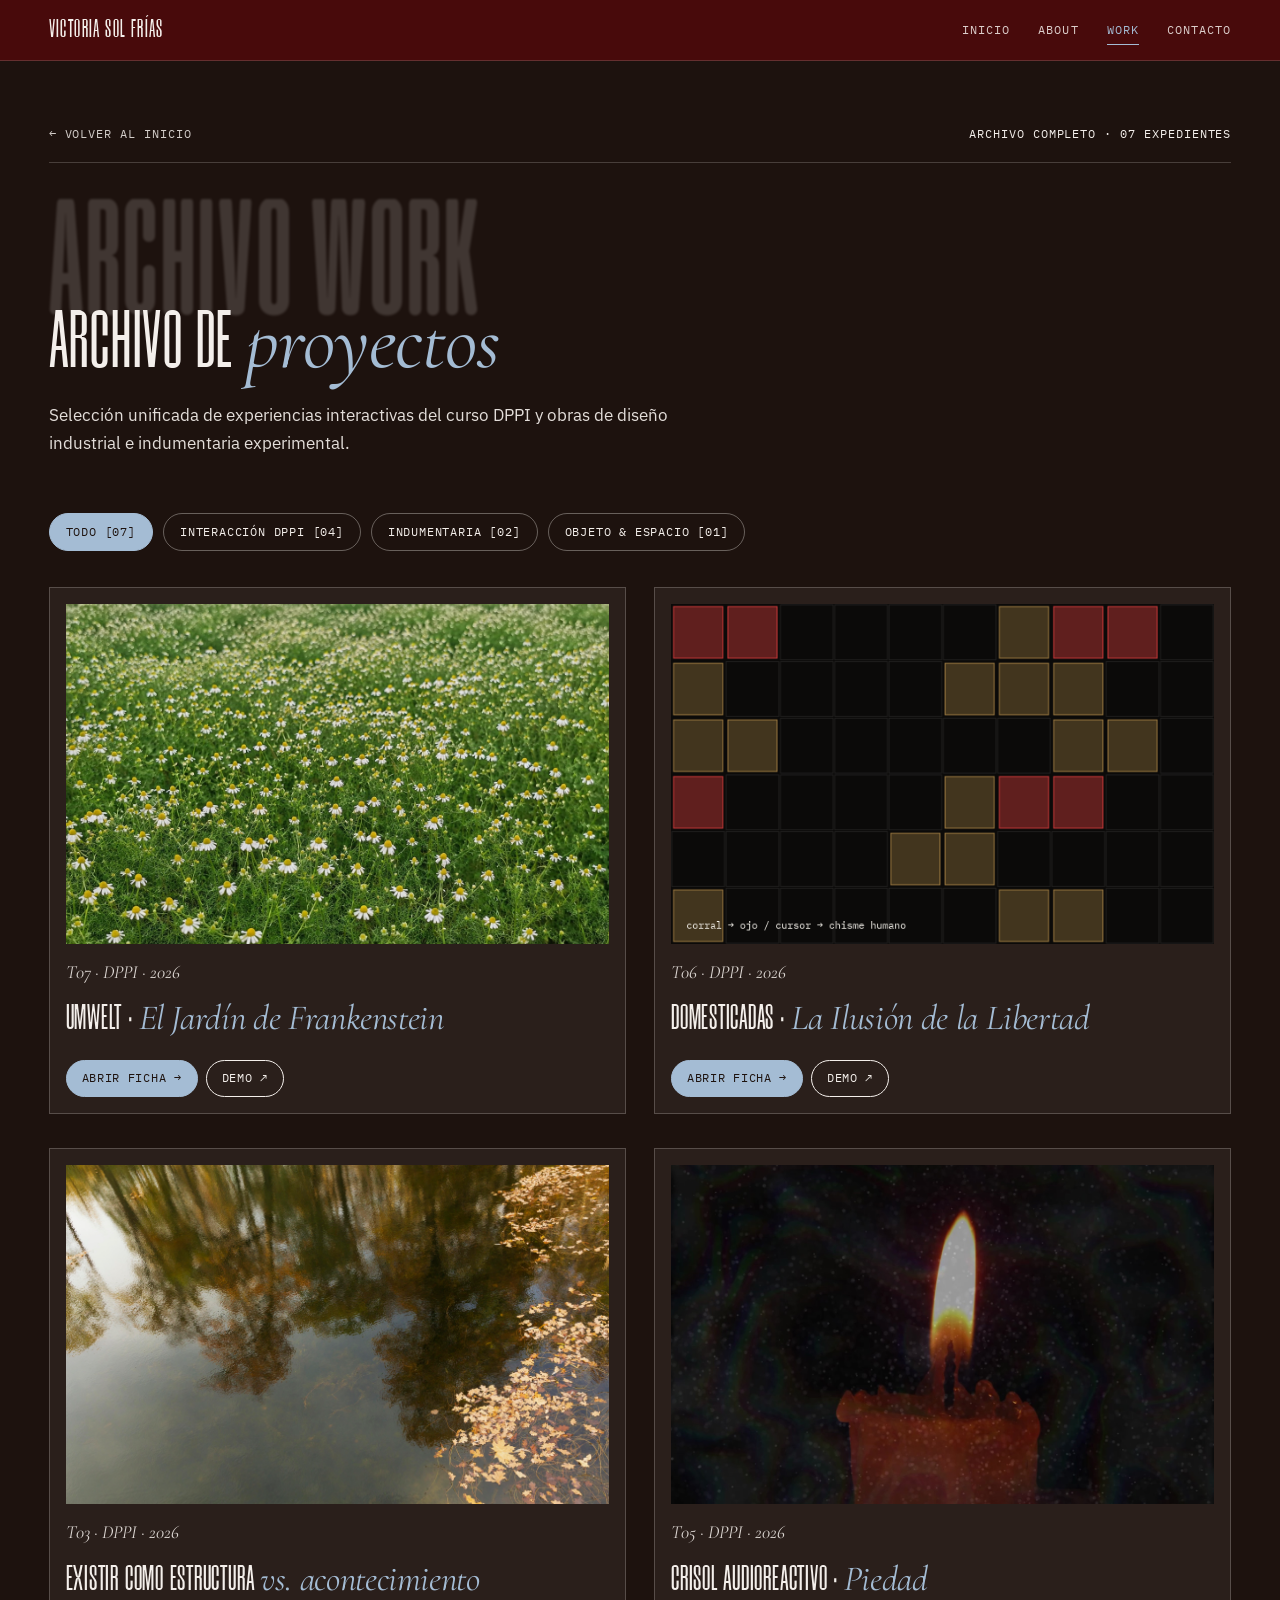
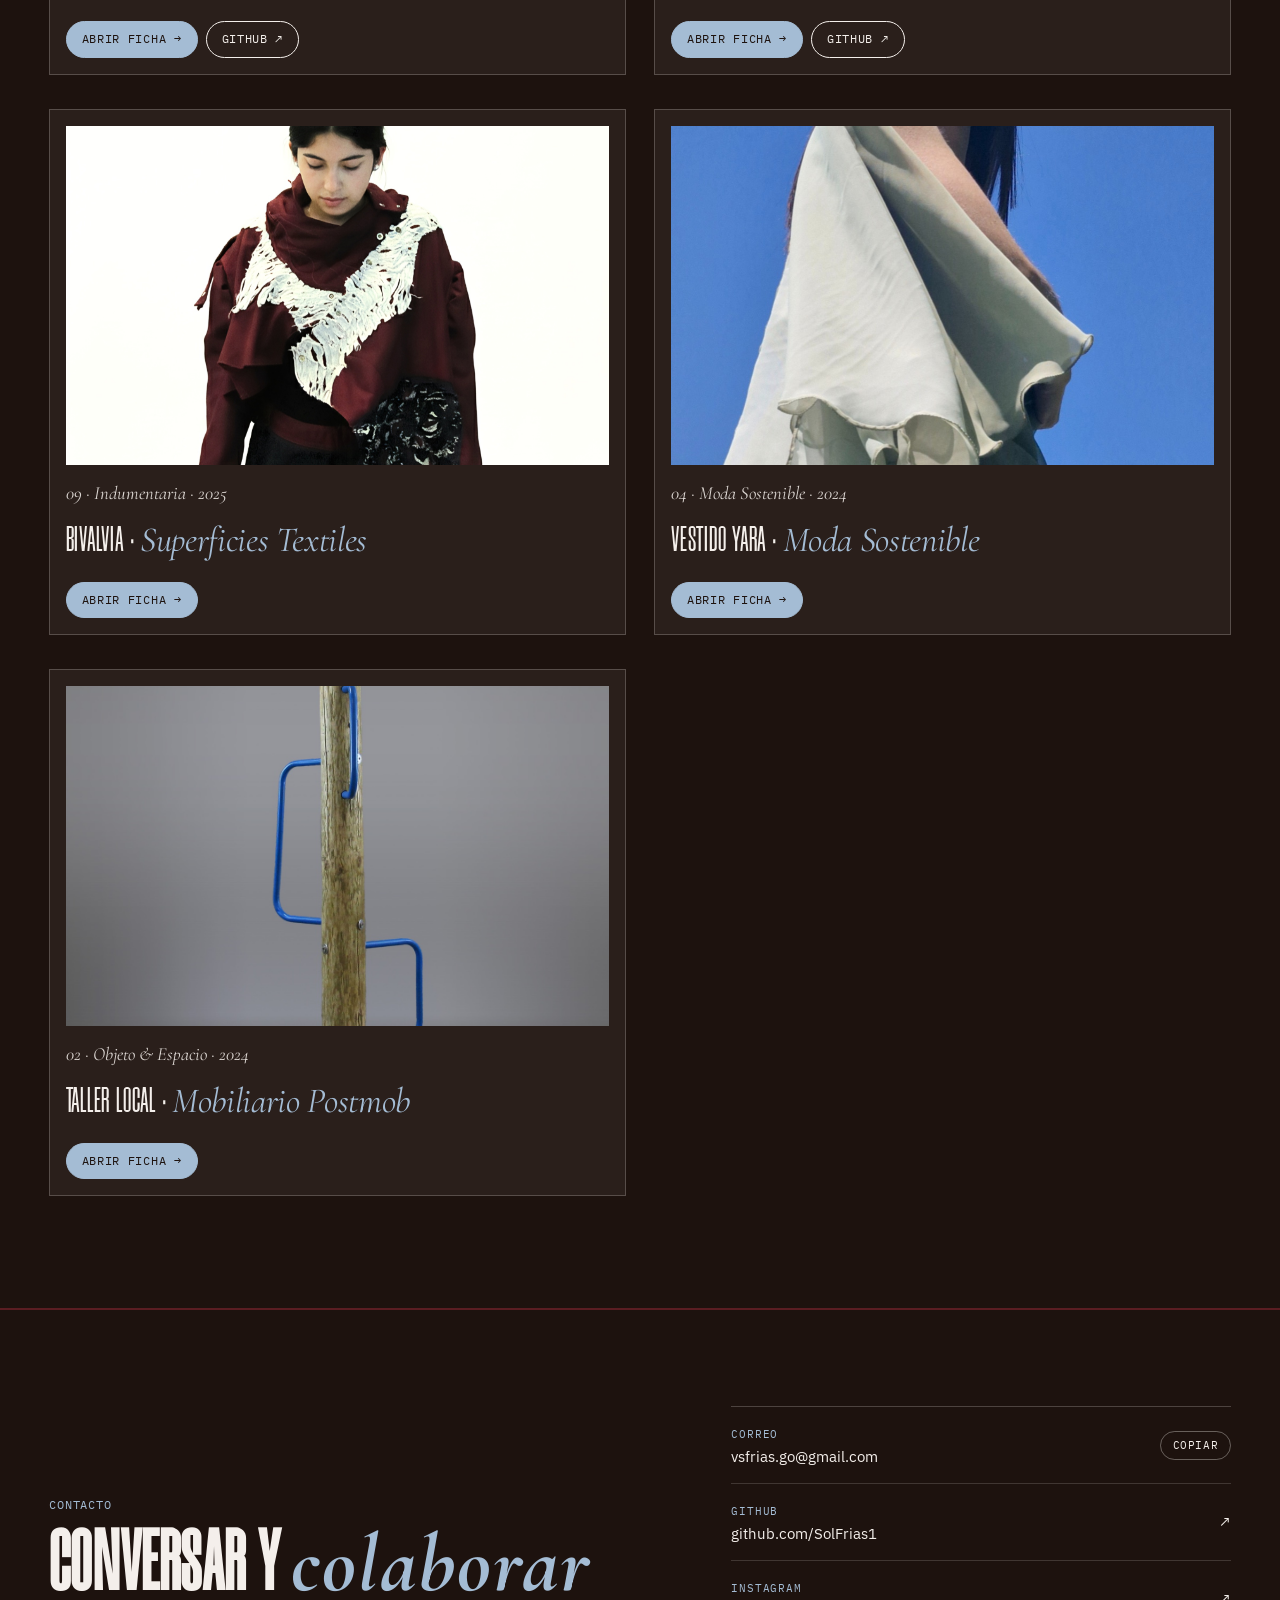
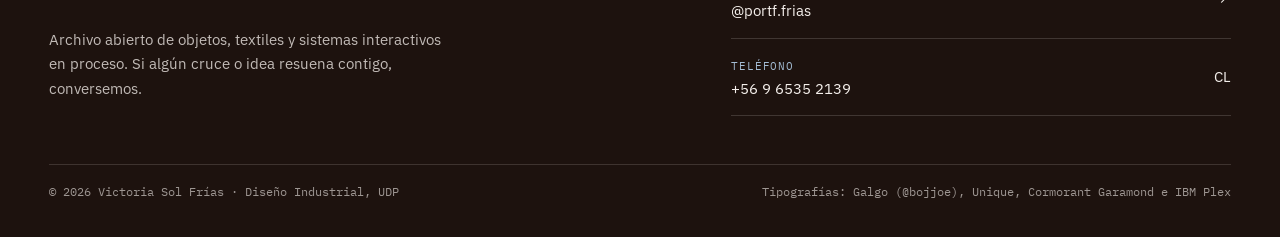
<file: work/index.html>
<!DOCTYPE html>
<html lang="es">
<head>
  <meta charset="UTF-8">
  <meta name="viewport" content="width=device-width, initial-scale=1.0, viewport-fit=cover">
  <title>Work · Archivo de Proyectos — Victoria Sol Frías</title>
  <meta name="description" content="Archivo visual de proyectos de interacción (DPPI), indumentaria, mobiliario e identidad de Victoria Sol Frías.">
  <link rel="icon" type="image/svg+xml" href="data:image/svg+xml,<svg xmlns='http://www.w3.org/2000/svg' viewBox='0 0 32 32'><circle cx='16' cy='16' r='14' fill='%23490B0C'/><circle cx='16' cy='16' r='6' fill='%23A4BCD4'/></svg>">

  <link rel="preconnect" href="https://fonts.googleapis.com">
  <link rel="preconnect" href="https://fonts.gstatic.com" crossorigin>
  <link href="https://fonts.googleapis.com/css2?family=Cormorant+Garamond:ital,wght@0,400;1,300;1,400&family=IBM+Plex+Mono:wght@400;500&family=IBM+Plex+Sans:wght@400;500&display=swap" rel="stylesheet">

  <link rel="stylesheet" href="../css/tokens.css">
  <link rel="stylesheet" href="../css/base.css">
  <link rel="stylesheet" href="../css/landing.css">
  <link rel="stylesheet" href="../css/subpages.css">
</head>
<body class="subpage-body theme-ppi">
  <a class="skip-link" href="#contenido-principal">Saltar al contenido principal</a>

  <header class="site-header">
    <div class="wrap nav-inner">
      <a href="../index.html" class="nav-brand">Victoria Sol Frías</a>
      <nav class="nav-links" aria-label="Navegación principal">
        <a href="../index.html" class="nav-link">Inicio</a>
        <a href="../about.html" class="nav-link">About</a>
        <a href="index.html" class="nav-link" aria-current="page">Work</a>
        <a href="#contacto" class="nav-link">Contacto</a>
      </nav>
      <button type="button" id="menuToggle" class="menu-toggle" aria-expanded="false" aria-controls="mobileDrawer">Menú [+]</button>
    </div>
  </header>

  <div id="mobileDrawer" class="mobile-drawer" aria-hidden="true" role="dialog" aria-modal="true" aria-label="Menú móvil">
    <div class="mobile-drawer-top">
      <span style="font-family:var(--font-mono);font-size:0.75rem;color:var(--cerulean);">[VSF · WORK]</span>
      <button type="button" id="closeDrawer" class="menu-toggle">Cerrar [×]</button>
    </div>
    <nav class="mobile-drawer-nav" aria-label="Navegación móvil">
      <a href="../index.html">Inicio <span>00</span></a>
      <a href="../about.html">About Me <span>01</span></a>
      <a href="index.html">Work <span>07</span></a>
      <a href="#contacto">Contacto <span>↗</span></a>
    </nav>
    <div class="mobile-drawer-footer">
      <div>vsfrias.go@gmail.com</div>
      <div>@portf.frias · github.com/SolFrias1</div>
    </div>
  </div>

  <main id="contenido-principal" class="subpage-main">
    <div class="wrap">
      <div class="breadcrumb-bar">
        <a href="../index.html" class="breadcrumb-link">← Volver al inicio</a>
        <span>Archivo Completo · 07 Expedientes</span>
      </div>

      <header class="project-hero-header">
        <div class="project-bg-word" aria-hidden="true">ARCHIVO WORK</div>
        <h1 class="project-page-title">
          ARCHIVO DE <em>proyectos</em>
        </h1>
        <p class="project-lead-concept">
          Selección unificada de experiencias interactivas del curso DPPI y obras de diseño industrial e indumentaria experimental.
        </p>
      </header>

      <div class="work-filter-row" role="group" aria-label="Filtrar obras por disciplina">
        <button type="button" class="work-filter-btn" data-filter="all" aria-pressed="true">Todo [07]</button>
        <button type="button" class="work-filter-btn" data-filter="ppi" aria-pressed="false">Interacción DPPI [04]</button>
        <button type="button" class="work-filter-btn" data-filter="textil" aria-pressed="false">Indumentaria [02]</button>
        <button type="button" class="work-filter-btn" data-filter="objeto" aria-pressed="false">Objeto &amp; Espacio [01]</button>
      </div>

      <div class="work-archive-grid">
        <article class="work-index-card" data-category="ppi">
          <div class="work-index-thumb"><img src="../images/projects/umwelt-hero.jpg" alt="UMWELT"></div>
          <span class="project-serif-sub">T07 · DPPI · 2026</span>
          <h2 class="project-huge-title" style="font-size:clamp(1.8rem,3vw,2.6rem);">UMWELT · <em>El Jardín de Frankenstein</em></h2>
          <div class="project-actions">
            <a href="umwelt.html" class="on-band-btn solid">Abrir ficha →</a>
            <a href="https://solfrias1.github.io/tacto-polinizador/exp.html" target="_blank" rel="noopener noreferrer" class="on-band-btn">Demo ↗</a>
          </div>
        </article>

        <article class="work-index-card" data-category="ppi">
          <div class="work-index-thumb"><canvas data-domesticadas-canvas aria-label="Domesticadas"></canvas></div>
          <span class="project-serif-sub">T06 · DPPI · 2026</span>
          <h2 class="project-huge-title" style="font-size:clamp(1.8rem,3vw,2.6rem);">DOMESTICADAS · <em>La Ilusión de la Libertad</em></h2>
          <div class="project-actions">
            <a href="domesticadas.html" class="on-band-btn solid">Abrir ficha →</a>
            <a href="https://solfrias1.github.io/Oir-la-luz-_Domesticadas/" target="_blank" rel="noopener noreferrer" class="on-band-btn">Demo ↗</a>
          </div>
        </article>

        <article class="work-index-card" data-category="ppi">
          <div class="work-index-thumb"><img src="../images/projects/realidades-hero.jpg" alt="Dos Realidades"></div>
          <span class="project-serif-sub">T03 · DPPI · 2026</span>
          <h2 class="project-huge-title" style="font-size:clamp(1.8rem,3vw,2.6rem);">EXISTIR COMO ESTRUCTURA <em>vs. acontecimiento</em></h2>
          <div class="project-actions">
            <a href="dos-realidades.html" class="on-band-btn solid">Abrir ficha →</a>
            <a href="https://github.com/SolFrias1/Realidades" target="_blank" rel="noopener noreferrer" class="on-band-btn">GitHub ↗</a>
          </div>
        </article>

        <article class="work-index-card" data-category="ppi">
          <div class="work-index-thumb"><img src="../images/projects/crisol-hero.jpg" alt="Crisol Audioreactivo"></div>
          <span class="project-serif-sub">T05 · DPPI · 2026</span>
          <h2 class="project-huge-title" style="font-size:clamp(1.8rem,3vw,2.6rem);">CRISOL AUDIOREACTIVO · <em>Piedad</em></h2>
          <div class="project-actions">
            <a href="crisol-audioreactivo.html" class="on-band-btn solid">Abrir ficha →</a>
            <a href="https://github.com/SolFrias1/vela-audioreactiva" target="_blank" rel="noopener noreferrer" class="on-band-btn">GitHub ↗</a>
          </div>
        </article>

        <article class="work-index-card" data-category="textil">
          <div class="work-index-thumb"><img src="../images/projects/bivalvia-hero.jpg" alt="BIVALVIA"></div>
          <span class="project-serif-sub">09 · Indumentaria · 2025</span>
          <h2 class="project-huge-title" style="font-size:clamp(1.8rem,3vw,2.6rem);">BIVALVIA · <em>Superficies Textiles</em></h2>
          <div class="project-actions">
            <a href="bivalvia.html" class="on-band-btn solid">Abrir ficha →</a>
          </div>
        </article>

        <article class="work-index-card" data-category="textil">
          <div class="work-index-thumb"><img src="../images/projects/yara-hero.jpg" alt="Vestido Yara"></div>
          <span class="project-serif-sub">04 · Moda Sostenible · 2024</span>
          <h2 class="project-huge-title" style="font-size:clamp(1.8rem,3vw,2.6rem);">VESTIDO YARA · <em>Moda Sostenible</em></h2>
          <div class="project-actions">
            <a href="vestido-yara.html" class="on-band-btn solid">Abrir ficha →</a>
          </div>
        </article>

        <article class="work-index-card" data-category="objeto">
          <div class="work-index-thumb"><img src="../images/projects/local-hero.jpg" alt="Mobiliario Postmob"></div>
          <span class="project-serif-sub">02 · Objeto &amp; Espacio · 2024</span>
          <h2 class="project-huge-title" style="font-size:clamp(1.8rem,3vw,2.6rem);">TALLER LOCAL · <em>Mobiliario Postmob</em></h2>
          <div class="project-actions">
            <a href="taller-local.html" class="on-band-btn solid">Abrir ficha →</a>
          </div>
        </article>
      </div>
    </div>
  </main>

  <footer id="contacto" class="site-footer">
    <div class="wrap">
      <div class="footer-grid">
        <div>
          <span style="font-family:var(--font-mono);font-size:0.75rem;color:var(--cerulean);text-transform:uppercase;letter-spacing:0.08em;">Contacto</span>
          <h2 class="footer-title">Conversar y <em>colaborar</em></h2>
          <p class="footer-lead">Archivo abierto de objetos, textiles y sistemas interactivos en proceso. Si algún cruce o idea resuena contigo, conversemos.</p>
        </div>
        <div class="contact-list">
          <a href="mailto:vsfrias.go@gmail.com" class="contact-row">
            <div><span class="label">Correo</span><br><span>vsfrias.go@gmail.com</span></div>
            <button type="button" class="copy-pill" data-copy="vsfrias.go@gmail.com">Copiar</button>
          </a>
          <a href="https://github.com/SolFrias1" target="_blank" rel="noopener noreferrer" class="contact-row">
            <div><span class="label">GitHub</span><br><span>github.com/SolFrias1</span></div>
            <span>↗</span>
          </a>
          <a href="https://instagram.com/portf.frias" target="_blank" rel="noopener noreferrer" class="contact-row">
            <div><span class="label">Instagram</span><br><span>@portf.frias</span></div>
            <span>↗</span>
          </a>
          <a href="tel:+56965352139" class="contact-row">
            <div><span class="label">Teléfono</span><br><span>+56 9 6535 2139</span></div>
            <span>CL</span>
          </a>
        </div>
      </div>
      <div class="footer-bottom">
        <span>© 2026 Victoria Sol Frías · Diseño Industrial, UDP</span>
        <span>Tipografías: Galgo (@bojjoe), Unique, Cormorant Garamond e IBM Plex</span>
      </div>
    </div>
  </footer>

  <script src="../js/subpages.js"></script>
</body>
</html>
</file>
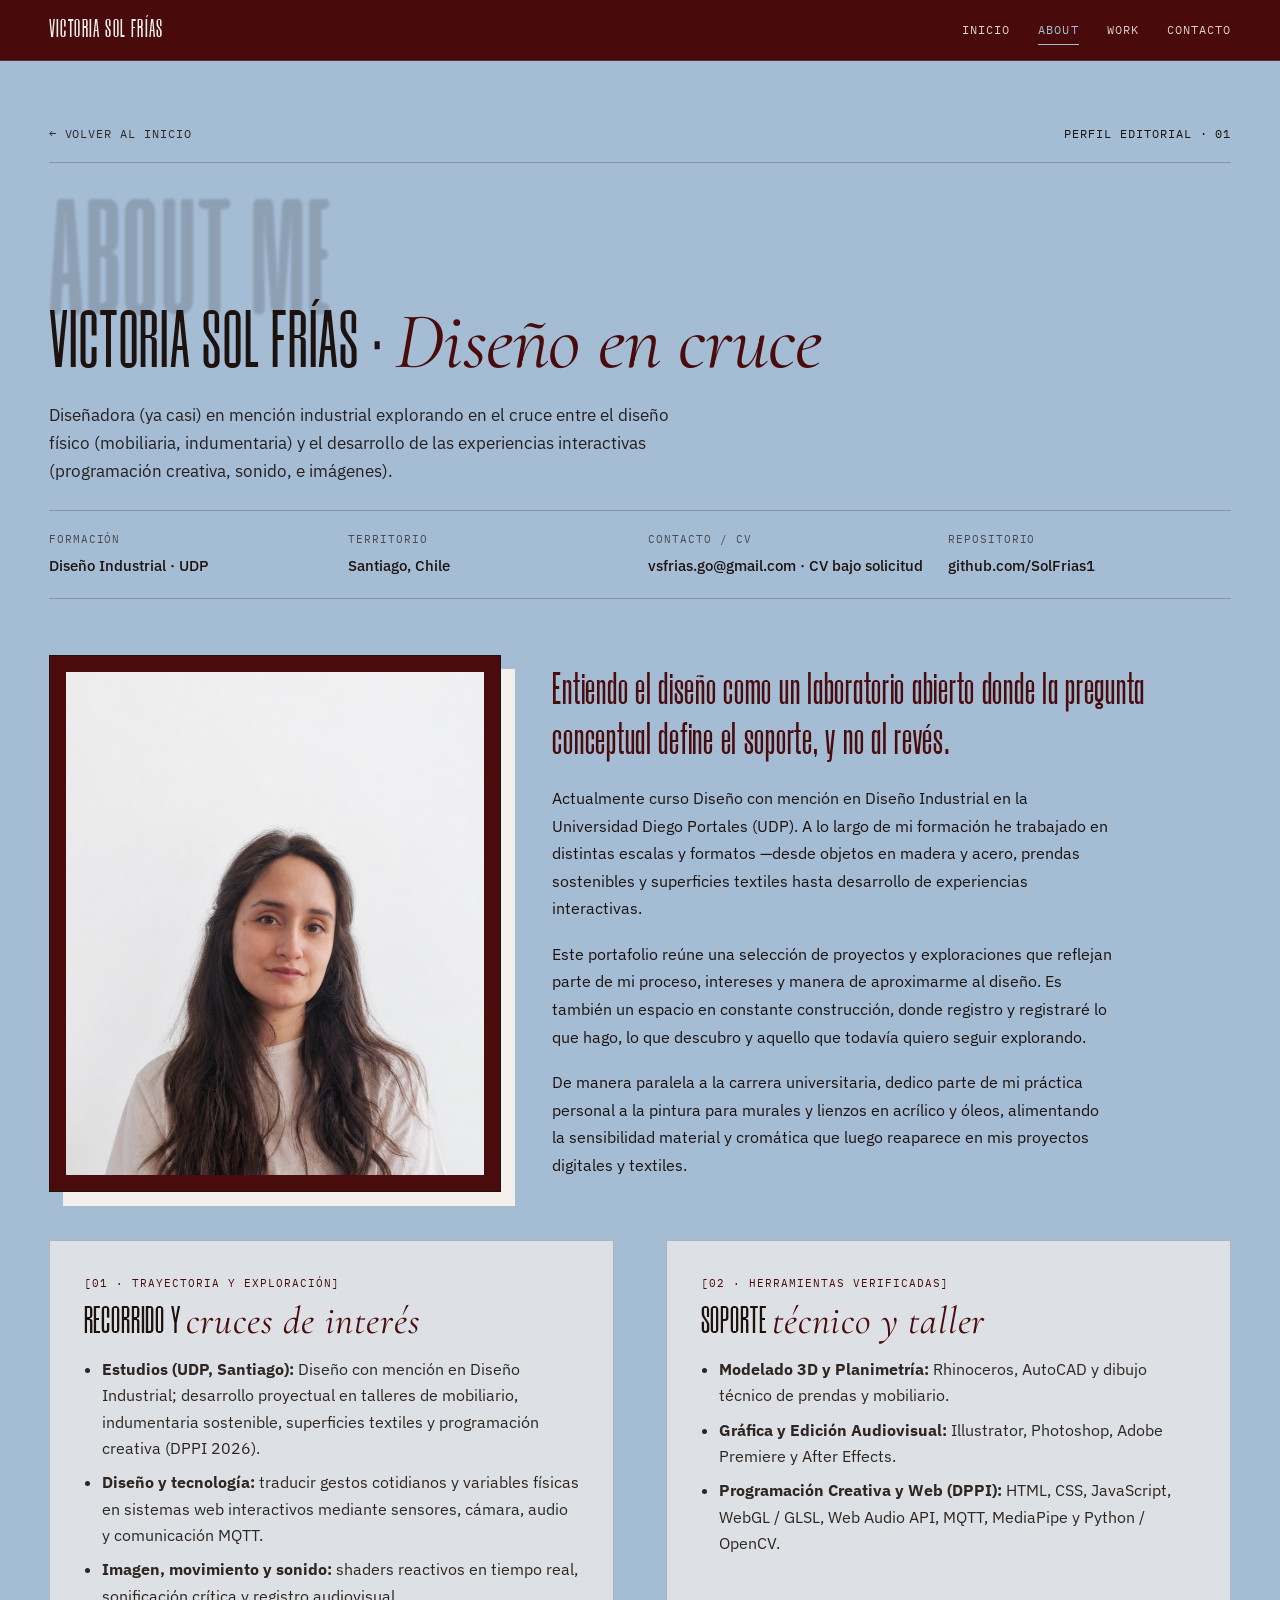
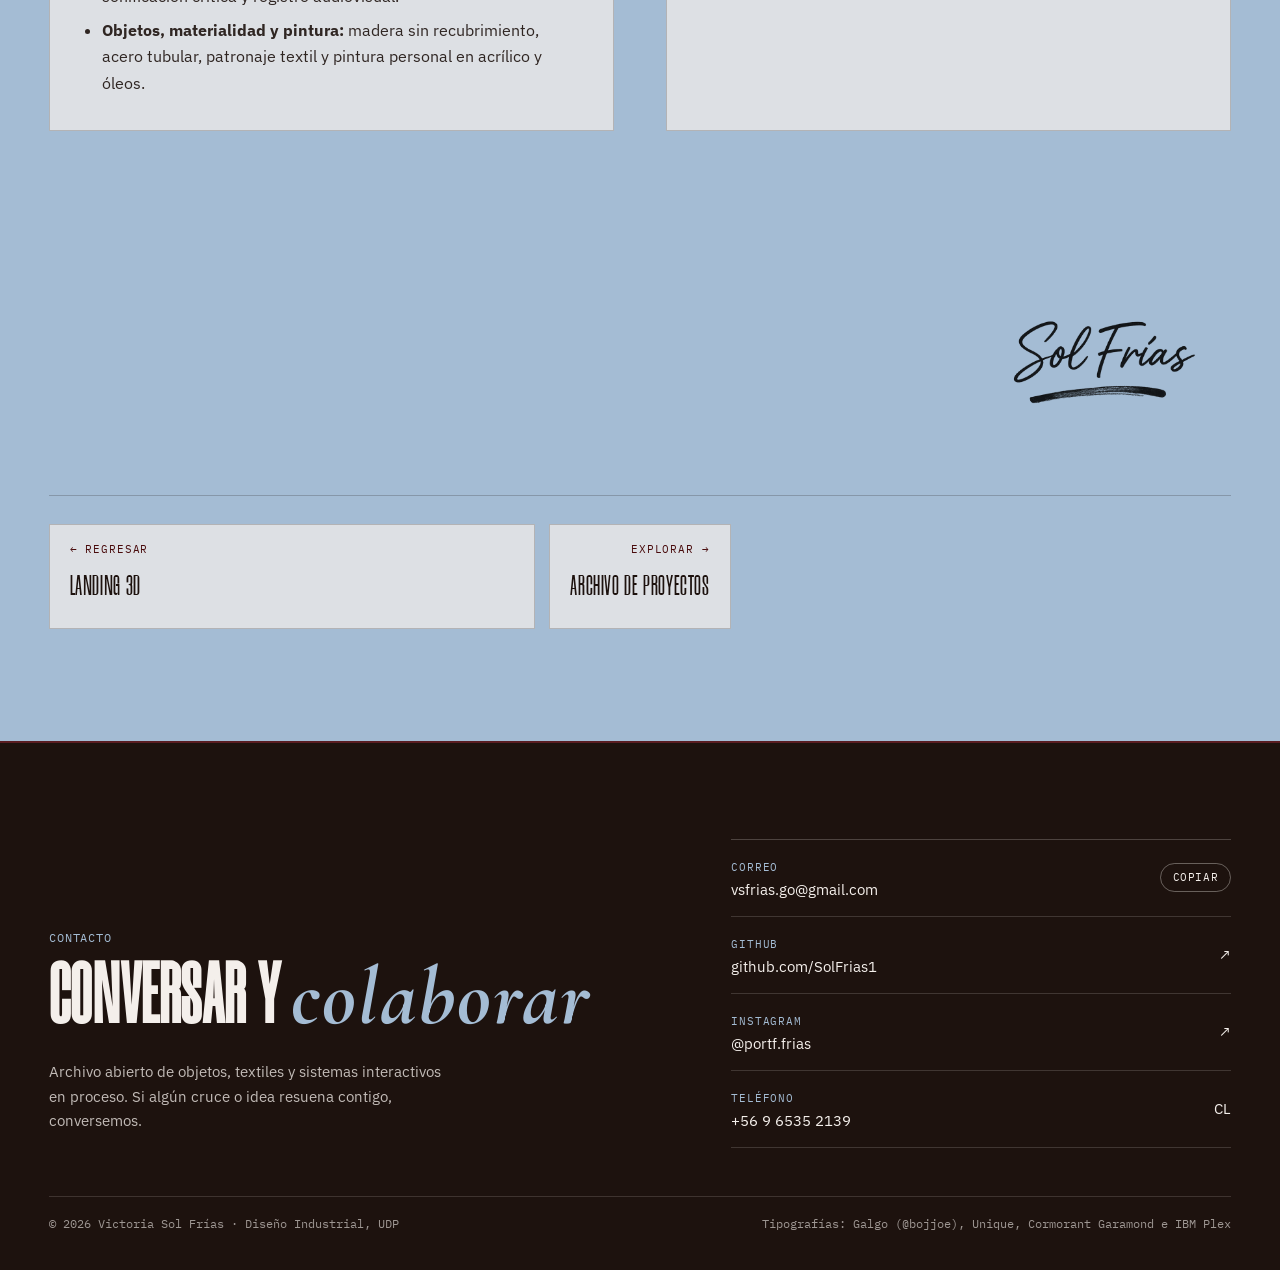
<file: about.html>
<!DOCTYPE html>
<html lang="es">
<head>
  <meta charset="UTF-8">
  <meta name="viewport" content="width=device-width, initial-scale=1.0, viewport-fit=cover">
  <title>About — Victoria Sol Frías</title>
  <meta name="description" content="Perfil editorial de Victoria Sol Frías, estudiante de Diseño Industrial en la Universidad Diego Portales.">
  <link rel="icon" type="image/svg+xml" href="data:image/svg+xml,<svg xmlns='http://www.w3.org/2000/svg' viewBox='0 0 32 32'><circle cx='16' cy='16' r='14' fill='%23490B0C'/><circle cx='16' cy='16' r='6' fill='%23A4BCD4'/></svg>">

  <link rel="preconnect" href="https://fonts.googleapis.com">
  <link rel="preconnect" href="https://fonts.gstatic.com" crossorigin>
  <link href="https://fonts.googleapis.com/css2?family=Cormorant+Garamond:ital,wght@0,400;1,300;1,400&family=IBM+Plex+Mono:wght@400;500&family=IBM+Plex+Sans:wght@400;500&display=swap" rel="stylesheet">

  <link rel="stylesheet" href="css/tokens.css">
  <link rel="stylesheet" href="css/base.css">
  <link rel="stylesheet" href="css/landing.css">
  <link rel="stylesheet" href="css/subpages.css">
</head>
<body class="subpage-body theme-about">
  <a class="skip-link" href="#contenido-principal">Saltar al contenido principal</a>

  <header class="site-header">
    <div class="wrap nav-inner">
      <a href="index.html" class="nav-brand">Victoria Sol Frías</a>

      <nav class="nav-links" aria-label="Navegación principal">
        <a href="index.html" class="nav-link">Inicio</a>
        <a href="about.html" class="nav-link" aria-current="page">About</a>
        <a href="work/index.html" class="nav-link">Work</a>
        <a href="#contacto" class="nav-link">Contacto</a>
      </nav>

      <button type="button" id="menuToggle" class="menu-toggle" aria-expanded="false" aria-controls="mobileDrawer" aria-label="Abrir menú">
        Menú [+]
      </button>
    </div>
  </header>

  <div id="mobileDrawer" class="mobile-drawer" aria-hidden="true" role="dialog" aria-modal="true" aria-label="Menú móvil">
    <div class="mobile-drawer-top">
      <span style="font-family:var(--font-mono);font-size:0.75rem;color:var(--cerulean);">[VSF · ABOUT]</span>
      <button type="button" id="closeDrawer" class="menu-toggle">Cerrar [×]</button>
    </div>
    <nav class="mobile-drawer-nav" aria-label="Navegación móvil">
      <a href="index.html">Inicio <span>00</span></a>
      <a href="about.html">About Me <span>01</span></a>
      <a href="work/index.html">Work / Archivo <span>07</span></a>
      <a href="#contacto">Contacto <span>↗</span></a>
    </nav>
    <div class="mobile-drawer-footer">
      <div>vsfrias.go@gmail.com</div>
      <div>@portf.frias · github.com/SolFrias1</div>
    </div>
  </div>

  <main id="contenido-principal" class="subpage-main">
    <div class="wrap">
      <div class="breadcrumb-bar">
        <a href="index.html" class="breadcrumb-link">← Volver al inicio</a>
        <span>Perfil Editorial · 01</span>
      </div>

      <header class="project-hero-header">
        <div class="project-bg-word" aria-hidden="true">ABOUT ME</div>
        <h1 class="project-page-title">
          VICTORIA SOL FRÍAS · <em>Diseño en cruce</em>
        </h1>
        <p class="project-lead-concept">
          Diseñadora (ya casi) en mención industrial explorando en el cruce entre el diseño físico (mobiliaria, indumentaria) y el desarrollo de las experiencias interactivas (programación creativa, sonido, e imágenes).
        </p>

        <div class="meta-strip">
          <div class="meta-cell">
            <span class="k">Formación</span>
            <span class="v">Diseño Industrial · UDP</span>
          </div>
          <div class="meta-cell">
            <span class="k">Territorio</span>
            <span class="v">Santiago, Chile</span>
          </div>
          <div class="meta-cell">
            <span class="k">Contacto / CV</span>
            <span class="v">vsfrias.go@gmail.com · CV bajo solicitud</span>
          </div>
          <div class="meta-cell">
            <span class="k">Repositorio</span>
            <span class="v">github.com/SolFrias1</span>
          </div>
        </div>
      </header>

      <div class="about-roll-grid" style="margin-bottom:48px;">
        <div class="about-portrait-card">
          <div class="about-portrait-frame">
            <img src="images/yo.png" alt="Retrato de Victoria Sol Frías">
          </div>
        </div>

        <div class="about-text-stack">
          <p class="about-lead-strong">
            Entiendo el diseño como un laboratorio abierto donde la pregunta conceptual define el soporte, y no al revés.
          </p>
          <p>
            Actualmente curso Diseño con mención en Diseño Industrial en la Universidad Diego Portales (UDP). A lo largo de mi formación he trabajado en distintas escalas y formatos —desde objetos en madera y acero, prendas sostenibles y superficies textiles hasta desarrollo de experiencias interactivas.
          </p>
          <p>
            Este portafolio reúne una selección de proyectos y exploraciones que reflejan parte de mi proceso, intereses y manera de aproximarme al diseño. Es también un espacio en constante construcción, donde registro y registraré lo que hago, lo que descubro y aquello que todavía quiero seguir explorando.
          </p>
          <p>
            De manera paralela a la carrera universitaria, dedico parte de mi práctica personal a la pintura para murales y lienzos en acrílico y óleos, alimentando la sensibilidad material y cromática que luego reaparece en mis proyectos digitales y textiles.
          </p>
        </div>
      </div>

      <div class="narrative-columns">
        <article class="narrative-card">
          <span class="tag">[01 · TRAYECTORIA Y EXPLORACIÓN]</span>
          <h2>Recorrido y <em>cruces de interés</em></h2>
          <ul>
            <li><strong>Estudios (UDP, Santiago):</strong> Diseño con mención en Diseño Industrial; desarrollo proyectual en talleres de mobiliario, indumentaria sostenible, superficies textiles y programación creativa (DPPI 2026).</li>
            <li><strong>Diseño y tecnología:</strong> traducir gestos cotidianos y variables físicas en sistemas web interactivos mediante sensores, cámara, audio y comunicación MQTT.</li>
            <li><strong>Imagen, movimiento y sonido:</strong> shaders reactivos en tiempo real, sonificación crítica y registro audiovisual.</li>
            <li><strong>Objetos, materialidad y pintura:</strong> madera sin recubrimiento, acero tubular, patronaje textil y pintura personal en acrílico y óleos.</li>
          </ul>
        </article>

        <article class="narrative-card">
          <span class="tag">[02 · HERRAMIENTAS VERIFICADAS]</span>
          <h2>Soporte <em>técnico y taller</em></h2>
          <ul>
            <li><strong>Modelado 3D y Planimetría:</strong> Rhinoceros, AutoCAD y dibujo técnico de prendas y mobiliario.</li>
            <li><strong>Gráfica y Edición Audiovisual:</strong> Illustrator, Photoshop, Adobe Premiere y After Effects.</li>
            <li><strong>Programación Creativa y Web (DPPI):</strong> HTML, CSS, JavaScript, WebGL / GLSL, Web Audio API, MQTT, MediaPipe y Python / OpenCV.</li>
          </ul>
        </article>
      </div>

      <div class="signature-corner-row">
        <img src="images/sol-frias-firma.png" alt="Firma digital de Sol Frías" class="final-signature-img">
      </div>

      <nav class="project-pager" aria-label="Navegación desde About">
        <a href="index.html" class="pager-link">
          <span class="dir">← Regresar</span>
          <span class="name">Landing 3D</span>
        </a>
        <a href="work/index.html" class="pager-link next">
          <span class="dir">Explorar →</span>
          <span class="name">Archivo de Proyectos</span>
        </a>
      </nav>
    </div>
  </main>

  <footer id="contacto" class="site-footer">
    <div class="wrap">
      <div class="footer-grid">
        <div>
          <span style="font-family:var(--font-mono);font-size:0.75rem;color:var(--cerulean);text-transform:uppercase;letter-spacing:0.08em;">Contacto</span>
          <h2 class="footer-title">Conversar y <em>colaborar</em></h2>
          <p class="footer-lead">Archivo abierto de objetos, textiles y sistemas interactivos en proceso. Si algún cruce o idea resuena contigo, conversemos.</p>
        </div>
        <div class="contact-list">
          <a href="mailto:vsfrias.go@gmail.com" class="contact-row">
            <div><span class="label">Correo</span><br><span>vsfrias.go@gmail.com</span></div>
            <button type="button" class="copy-pill" data-copy="vsfrias.go@gmail.com">Copiar</button>
          </a>
          <a href="https://github.com/SolFrias1" target="_blank" rel="noopener noreferrer" class="contact-row">
            <div><span class="label">GitHub</span><br><span>github.com/SolFrias1</span></div>
            <span>↗</span>
          </a>
          <a href="https://instagram.com/portf.frias" target="_blank" rel="noopener noreferrer" class="contact-row">
            <div><span class="label">Instagram</span><br><span>@portf.frias</span></div>
            <span>↗</span>
          </a>
          <a href="tel:+56965352139" class="contact-row">
            <div><span class="label">Teléfono</span><br><span>+56 9 6535 2139</span></div>
            <span>CL</span>
          </a>
        </div>
      </div>
      <div class="footer-bottom">
        <span>© 2026 Victoria Sol Frías · Diseño Industrial, UDP</span>
        <span>Tipografías: Galgo (@bojjoe), Unique, Cormorant Garamond e IBM Plex</span>
      </div>
    </div>
  </footer>

  <script src="js/subpages.js"></script>
</body>
</html>
</file>
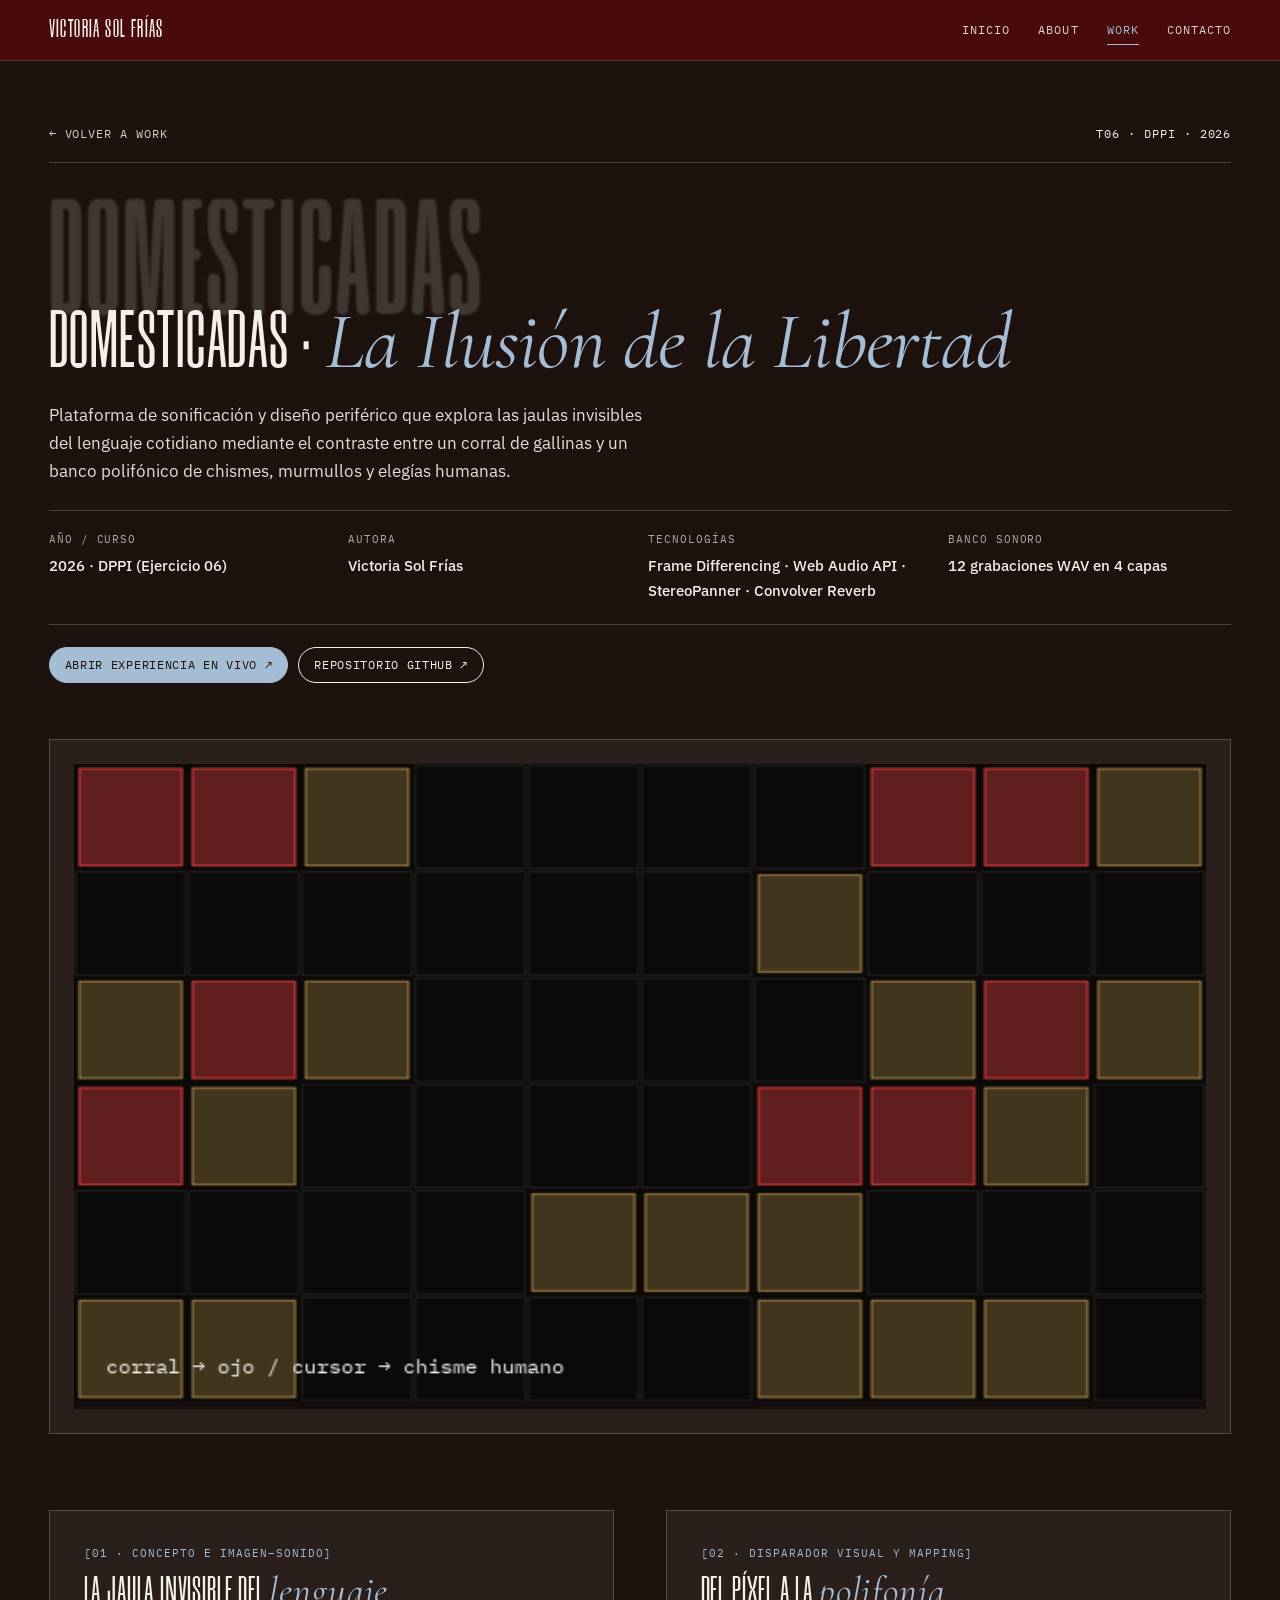
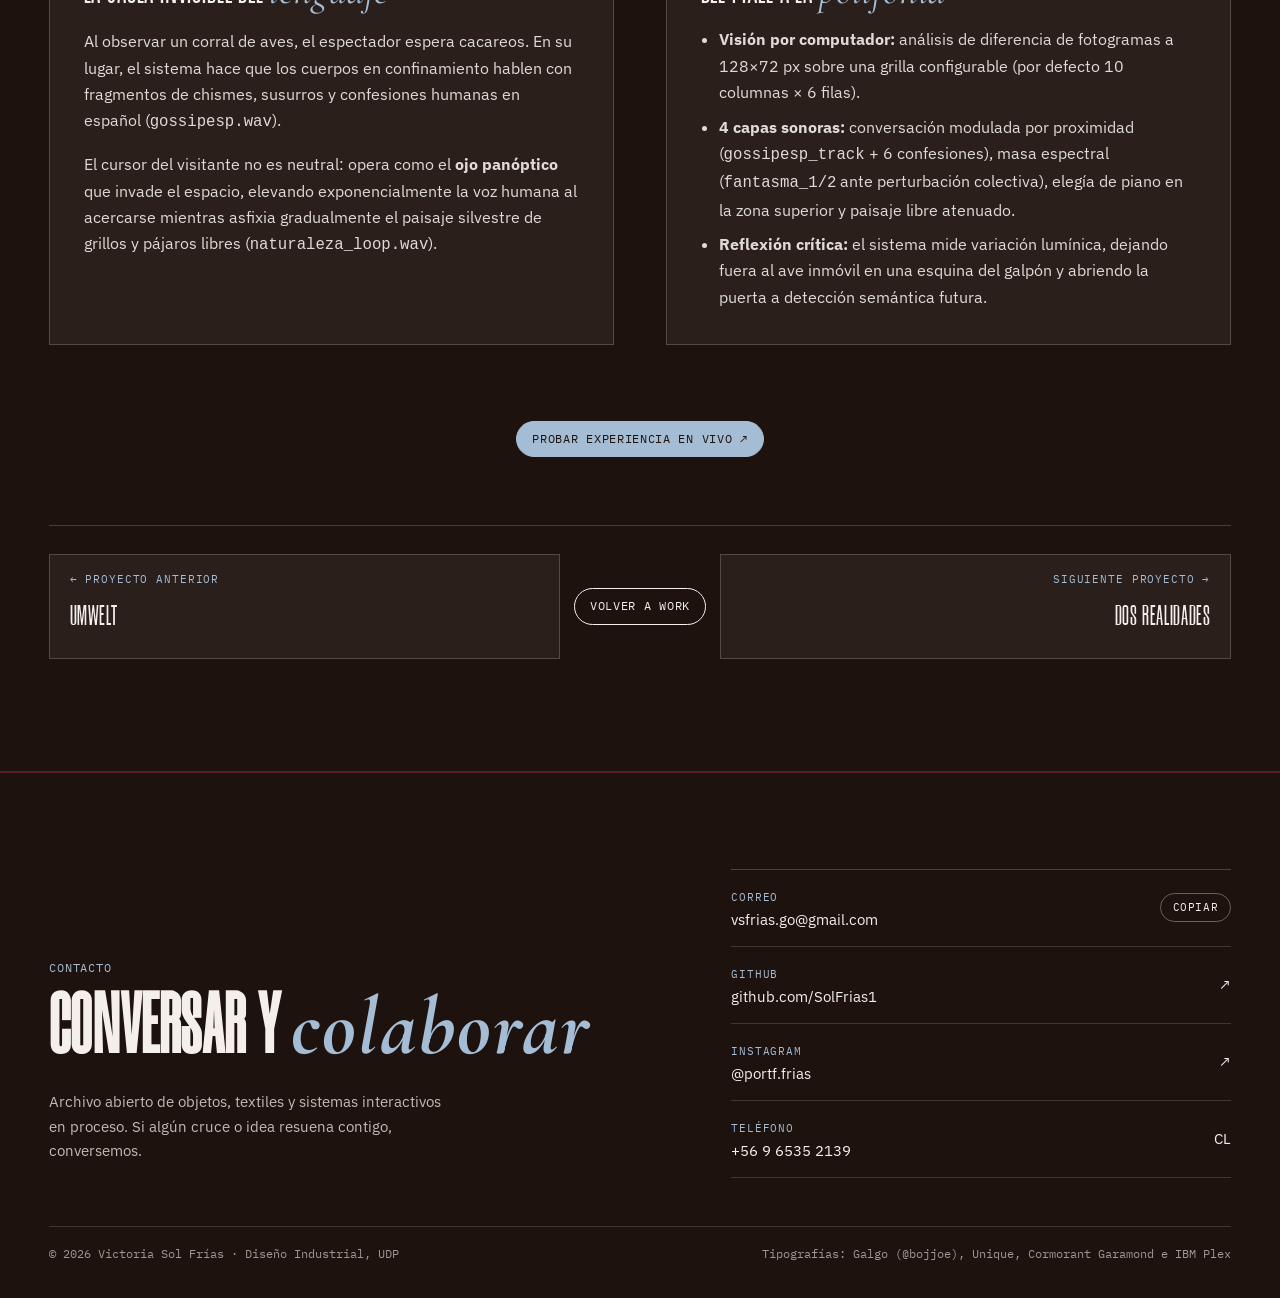
<file: work/domesticadas.html>
<!DOCTYPE html>
<html lang="es">
<head>
  <meta charset="UTF-8">
  <meta name="viewport" content="width=device-width, initial-scale=1.0, viewport-fit=cover">
  <title>Domesticadas · La Ilusión de la Libertad — Victoria Sol Frías</title>
  <meta name="description" content="Plataforma interactiva de sonificación y diseño periférico que traduce movimiento aviar en voces humanas (T06 DPPI).">
  <link rel="icon" type="image/svg+xml" href="data:image/svg+xml,<svg xmlns='http://www.w3.org/2000/svg' viewBox='0 0 32 32'><circle cx='16' cy='16' r='14' fill='%23490B0C'/><circle cx='16' cy='16' r='6' fill='%23A4BCD4'/></svg>">

  <link rel="preconnect" href="https://fonts.googleapis.com">
  <link rel="preconnect" href="https://fonts.gstatic.com" crossorigin>
  <link href="https://fonts.googleapis.com/css2?family=Cormorant+Garamond:ital,wght@0,400;1,300;1,400&family=IBM+Plex+Mono:wght@400;500&family=IBM+Plex+Sans:wght@400;500&display=swap" rel="stylesheet">

  <link rel="stylesheet" href="../css/tokens.css">
  <link rel="stylesheet" href="../css/base.css">
  <link rel="stylesheet" href="../css/landing.css">
  <link rel="stylesheet" href="../css/subpages.css">
</head>
<body class="subpage-body theme-ppi">
  <a class="skip-link" href="#contenido-principal">Saltar al contenido principal</a>

  <header class="site-header">
    <div class="wrap nav-inner">
      <a href="../index.html" class="nav-brand">Victoria Sol Frías</a>
      <nav class="nav-links" aria-label="Navegación principal">
        <a href="../index.html" class="nav-link">Inicio</a>
        <a href="../about.html" class="nav-link">About</a>
        <a href="index.html" class="nav-link" aria-current="page">Work</a>
        <a href="#contacto" class="nav-link">Contacto</a>
      </nav>
      <button type="button" id="menuToggle" class="menu-toggle" aria-expanded="false" aria-controls="mobileDrawer">Menú [+]</button>
    </div>
  </header>

  <div id="mobileDrawer" class="mobile-drawer" aria-hidden="true" role="dialog" aria-modal="true" aria-label="Menú móvil">
    <div class="mobile-drawer-top">
      <span style="font-family:var(--font-mono);font-size:0.75rem;color:var(--cerulean);">[T06 · DOMESTICADAS]</span>
      <button type="button" id="closeDrawer" class="menu-toggle">Cerrar [×]</button>
    </div>
    <nav class="mobile-drawer-nav" aria-label="Navegación móvil">
      <a href="../index.html">Inicio <span>00</span></a>
      <a href="../about.html">About Me <span>01</span></a>
      <a href="index.html">Work <span>07</span></a>
      <a href="#contacto">Contacto <span>↗</span></a>
    </nav>
    <div class="mobile-drawer-footer">
      <div>vsfrias.go@gmail.com</div>
      <div>@portf.frias · github.com/SolFrias1</div>
    </div>
  </div>

  <main id="contenido-principal" class="subpage-main">
    <div class="wrap">
      <div class="breadcrumb-bar">
        <a href="index.html" class="breadcrumb-link">← Volver a Work</a>
        <span>T06 · DPPI · 2026</span>
      </div>

      <header class="project-hero-header">
        <div class="project-bg-word" aria-hidden="true">DOMESTICADAS</div>
        <h1 class="project-page-title">
          DOMESTICADAS · <em>La Ilusión de la Libertad</em>
        </h1>
        <p class="project-lead-concept">
          Plataforma de sonificación y diseño periférico que explora las jaulas invisibles del lenguaje cotidiano mediante el contraste entre un corral de gallinas y un banco polifónico de chismes, murmullos y elegías humanas.
        </p>

        <div class="meta-strip">
          <div class="meta-cell">
            <span class="k">Año / Curso</span>
            <span class="v">2026 · DPPI (Ejercicio 06)</span>
          </div>
          <div class="meta-cell">
            <span class="k">Autora</span>
            <span class="v">Victoria Sol Frías</span>
          </div>
          <div class="meta-cell">
            <span class="k">Tecnologías</span>
            <span class="v">Frame Differencing · Web Audio API · StereoPanner · Convolver Reverb</span>
          </div>
          <div class="meta-cell">
            <span class="k">Banco Sonoro</span>
            <span class="v">12 grabaciones WAV en 4 capas</span>
          </div>
        </div>

        <div class="hero-actions-bar">
          <a href="https://solfrias1.github.io/Oir-la-luz-_Domesticadas/" target="_blank" rel="noopener noreferrer" class="on-band-btn solid">Abrir experiencia en vivo ↗</a>
          <a href="https://github.com/SolFrias1/Oir-la-luz-_Domesticadas" target="_blank" rel="noopener noreferrer" class="on-band-btn">Repositorio GitHub ↗</a>
        </div>
      </header>

      <div class="project-hero-media">
        <div class="media-zoom-box" style="cursor:default;">
          <canvas data-domesticadas-canvas style="width:100%;aspect-ratio:16/9;" aria-label="Representación interactiva de la grilla panóptica 10x6 de Domesticadas"></canvas>
        </div>
      </div>

      <div class="narrative-columns">
        <article class="narrative-card">
          <span class="tag">[01 · CONCEPTO E IMAGEN–SONIDO]</span>
          <h2>La jaula invisible del <em>lenguaje</em></h2>
          <p>
            Al observar un corral de aves, el espectador espera cacareos. En su lugar, el sistema hace que los cuerpos en confinamiento hablen con fragmentos de chismes, susurros y confesiones humanas en español (<code>gossipesp.wav</code>).
          </p>
          <p>
            El cursor del visitante no es neutral: opera como el <strong>ojo panóptico</strong> que invade el espacio, elevando exponencialmente la voz humana al acercarse mientras asfixia gradualmente el paisaje silvestre de grillos y pájaros libres (<code>naturaleza_loop.wav</code>).
          </p>
        </article>

        <article class="narrative-card">
          <span class="tag">[02 · DISPARADOR VISUAL Y MAPPING]</span>
          <h2>Del píxel a la <em>polifonía</em></h2>
          <ul>
            <li><strong>Visión por computador:</strong> análisis de diferencia de fotogramas a 128×72 px sobre una grilla configurable (por defecto 10 columnas × 6 filas).</li>
            <li><strong>4 capas sonoras:</strong> conversación modulada por proximidad (<code>gossipesp_track</code> + 6 confesiones), masa espectral (<code>fantasma_1/2</code> ante perturbación colectiva), elegía de piano en la zona superior y paisaje libre atenuado.</li>
            <li><strong>Reflexión crítica:</strong> el sistema mide variación lumínica, dejando fuera al ave inmóvil en una esquina del galpón y abriendo la puerta a detección semántica futura.</li>
          </ul>
        </article>
      </div>

      <div class="live-launch-bar">
        <a href="https://solfrias1.github.io/Oir-la-luz-_Domesticadas/" target="_blank" rel="noopener noreferrer" class="on-band-btn solid">Probar experiencia en vivo ↗</a>
      </div>

      <nav class="project-pager" aria-label="Navegación entre proyectos">
        <a href="umwelt.html" class="pager-link">
          <span class="dir">← Proyecto anterior</span>
          <span class="name">UMWELT</span>
        </a>
        <a href="index.html" class="on-band-btn">Volver a Work</a>
        <a href="dos-realidades.html" class="pager-link next">
          <span class="dir">Siguiente proyecto →</span>
          <span class="name">Dos Realidades</span>
        </a>
      </nav>
    </div>
  </main>

  <footer id="contacto" class="site-footer">
    <div class="wrap">
      <div class="footer-grid">
        <div>
          <span style="font-family:var(--font-mono);font-size:0.75rem;color:var(--cerulean);text-transform:uppercase;letter-spacing:0.08em;">Contacto</span>
          <h2 class="footer-title">Conversar y <em>colaborar</em></h2>
          <p class="footer-lead">Archivo abierto de objetos, textiles y sistemas interactivos en proceso. Si algún cruce o idea resuena contigo, conversemos.</p>
        </div>
        <div class="contact-list">
          <a href="mailto:vsfrias.go@gmail.com" class="contact-row">
            <div><span class="label">Correo</span><br><span>vsfrias.go@gmail.com</span></div>
            <button type="button" class="copy-pill" data-copy="vsfrias.go@gmail.com">Copiar</button>
          </a>
          <a href="https://github.com/SolFrias1" target="_blank" rel="noopener noreferrer" class="contact-row">
            <div><span class="label">GitHub</span><br><span>github.com/SolFrias1</span></div>
            <span>↗</span>
          </a>
          <a href="https://instagram.com/portf.frias" target="_blank" rel="noopener noreferrer" class="contact-row">
            <div><span class="label">Instagram</span><br><span>@portf.frias</span></div>
            <span>↗</span>
          </a>
          <a href="tel:+56965352139" class="contact-row">
            <div><span class="label">Teléfono</span><br><span>+56 9 6535 2139</span></div>
            <span>CL</span>
          </a>
        </div>
      </div>
      <div class="footer-bottom">
        <span>© 2026 Victoria Sol Frías · Diseño Industrial, UDP</span>
        <span>Tipografías: Galgo (@bojjoe), Unique, Cormorant Garamond e IBM Plex</span>
      </div>
    </div>
  </footer>

  <script src="../js/subpages.js"></script>
</body>
</html>
</file>
<file: css/tokens.css>
/* ==========================================================================
   SISTEMA VISUAL & TIPOGRAFÍAS · PORTAFOLIO VICTORIA SOL FRÍAS
   Fuentes: Galgo (Open Source), Unique (Commercial Allowed), Cormorant Garamond, IBM Plex Sans/Mono.
   Sin fuentes de uso personal.
   ========================================================================== */

@font-face {
  font-family: 'Unique';
  src: url('../fonts/Unique-Regular.otf') format('opentype');
  font-weight: 400;
  font-style: normal;
  font-display: swap;
}

@font-face {
  font-family: 'Unique';
  src: url('../fonts/Unique-Medium.otf') format('opentype');
  font-weight: 500;
  font-style: normal;
  font-display: swap;
}

@font-face {
  font-family: 'Galgo';
  src: url('../fonts/Galgo.ttf') format('truetype');
  font-weight: 400;
  font-style: normal;
  font-display: swap;
}

:root {
  --burgundy: #5A1D22;
  --burgundy-deep: #490B0C;
  --burgundy-bright: #671512;
  --cerulean: #A4BCD4;
  --cerulean-mist: #D8E5EE;
  --cerulean-deep: #6E91B0;
  --paper: #F4EFEB;
  --paper-warm: #EDE4DA;
  --cream-glow: #FFF8CA;
  --cream-parcel: #F3E5C2;
  --olive: #BFB065;
  --ink: #1D120E;
  --ink-muted: #523F38;

  --font-graffiti: 'Unique', 'Galgo', sans-serif;
  --font-condensed: 'Galgo', 'Unique', sans-serif;
  --font-serif: 'Cormorant Garamond', Georgia, serif;
  --font-body: 'IBM Plex Sans', -apple-system, BlinkMacSystemFont, sans-serif;
  --font-mono: 'IBM Plex Mono', ui-monospace, monospace;

  --gutter: clamp(18px, 3.8vw, 56px);
  --max-w: 1460px;

  --ease-editorial: cubic-bezier(0.22, 1, 0.36, 1);
  --ease-snap: cubic-bezier(0.16, 1, 0.3, 1);
}
</file>
<file: css/base.css>
/* ==========================================================================
   BASE EDITORIAL, NAVEGACIÓN, CURSOR Y REVELADOS DE IMAGEN
   ========================================================================== */

*,
*::before,
*::after {
  box-sizing: border-box;
}

html {
  scroll-behavior: smooth;
  background-color: var(--burgundy-deep);
  color: var(--ink);
  font-size: 16px;
  -webkit-font-smoothing: antialiased;
  -moz-osx-font-smoothing: grayscale;
}

body {
  margin: 0;
  min-height: 100vh;
  background-color: var(--paper);
  color: var(--ink);
  font-family: var(--font-body);
  line-height: 1.6;
  overflow-x: hidden;
}

img,
video,
svg {
  display: block;
  max-width: 100%;
}

a {
  color: inherit;
  text-decoration: none;
}

button {
  font: inherit;
  color: inherit;
  background: none;
  border: 0;
  cursor: pointer;
}

:focus-visible {
  outline: 2px solid var(--cerulean);
  outline-offset: 3px;
}

.sr-only {
  position: absolute;
  width: 1px;
  height: 1px;
  padding: 0;
  margin: -1px;
  overflow: hidden;
  clip: rect(0, 0, 0, 0);
  white-space: nowrap;
  border: 0;
}

.skip-link {
  position: fixed;
  top: -100px;
  left: var(--gutter);
  z-index: 999;
  padding: 10px 16px;
  background: var(--cerulean);
  color: var(--ink);
  font-family: var(--font-mono);
  font-size: 0.75rem;
  text-transform: uppercase;
}

.skip-link:focus {
  top: 14px;
}

.wrap {
  width: 100%;
  max-width: var(--max-w);
  margin: 0 auto;
  padding-inline: var(--gutter);
}

/* Navegación global */
.site-header {
  position: sticky;
  top: 0;
  z-index: 150;
  background-color: rgba(73, 11, 12, 0.92);
  color: var(--paper);
  backdrop-filter: blur(12px);
  -webkit-backdrop-filter: blur(12px);
  border-bottom: 1px solid rgba(244, 239, 235, 0.16);
}

.nav-inner {
  display: flex;
  align-items: center;
  justify-content: space-between;
  min-height: 60px;
  gap: 16px;
}

.nav-brand {
  font-family: var(--font-condensed);
  font-size: 1.75rem;
  letter-spacing: 0.05em;
  text-transform: uppercase;
  line-height: 1;
  color: var(--paper);
}

.nav-links {
  display: none;
  align-items: center;
  gap: 28px;
}

@media (min-width: 768px) {
  .nav-links {
    display: flex;
  }
}

.nav-link {
  position: relative;
  font-family: var(--font-mono);
  font-size: 0.74rem;
  letter-spacing: 0.09em;
  text-transform: uppercase;
  padding: 6px 0;
  color: rgba(244, 239, 235, 0.86);
  transition: color 180ms ease;
}

.nav-link::after {
  content: "";
  position: absolute;
  left: 0;
  bottom: 0;
  width: 100%;
  height: 1.5px;
  background-color: var(--cerulean);
  transform: scaleX(0);
  transform-origin: right;
  transition: transform 240ms var(--ease-editorial);
}

.nav-link:hover,
.nav-link[aria-current="page"] {
  color: var(--cerulean);
}

.nav-link:hover::after,
.nav-link[aria-current="page"]::after {
  transform: scaleX(1);
  transform-origin: left;
}

.menu-toggle {
  display: inline-flex;
  align-items: center;
  gap: 8px;
  padding: 7px 14px;
  border: 1px solid rgba(244, 239, 235, 0.38);
  border-radius: 999px;
  font-family: var(--font-mono);
  font-size: 0.72rem;
  letter-spacing: 0.08em;
  text-transform: uppercase;
  color: var(--paper);
}

@media (min-width: 768px) {
  .menu-toggle {
    display: none;
  }
}

/* Drawer móvil */
.mobile-drawer {
  position: fixed;
  inset: 0;
  z-index: 250;
  background-color: var(--burgundy-deep);
  color: var(--paper);
  padding: var(--gutter);
  display: flex;
  flex-direction: column;
  justify-content: space-between;
  opacity: 0;
  pointer-events: none;
  transform: translateY(-12px);
  transition: opacity 240ms var(--ease-editorial), transform 240ms var(--ease-editorial);
}

.mobile-drawer.is-open {
  opacity: 1;
  pointer-events: auto;
  transform: translateY(0);
}

.mobile-drawer-top {
  display: flex;
  justify-content: space-between;
  align-items: center;
  border-bottom: 1px solid rgba(244, 239, 235, 0.2);
  padding-bottom: 14px;
}

.mobile-drawer-nav {
  display: flex;
  flex-direction: column;
  gap: 8px;
  margin: 28px 0;
}

.mobile-drawer-nav a {
  display: flex;
  align-items: baseline;
  justify-content: space-between;
  padding: 12px 0;
  border-bottom: 1px solid rgba(244, 239, 235, 0.14);
  font-family: var(--font-condensed);
  font-size: clamp(2.4rem, 11vw, 3.8rem);
  letter-spacing: 0.03em;
  text-transform: uppercase;
}

.mobile-drawer-nav a span {
  font-family: var(--font-serif);
  font-style: italic;
  font-size: 1.2rem;
  color: var(--cerulean);
  text-transform: none;
}

.mobile-drawer-footer {
  font-family: var(--font-mono);
  font-size: 0.78rem;
  color: rgba(244, 239, 235, 0.78);
  line-height: 1.8;
}

.pill-btn {
  display: inline-flex;
  align-items: center;
  gap: 10px;
  padding: 11px 20px;
  border-radius: 999px;
  border: 1px solid currentColor;
  font-family: var(--font-mono);
  font-size: 0.74rem;
  letter-spacing: 0.08em;
  text-transform: uppercase;
  transition: transform 220ms var(--ease-editorial),
              background-color 220ms ease,
              color 220ms ease,
              border-color 220ms ease;
}

.pill-btn:hover {
  transform: translateY(-2px);
}

.pill-btn.on-dark-ghost {
  border-color: rgba(244, 239, 235, 0.45);
  color: var(--paper);
}

.pill-btn.on-dark-ghost:hover {
  background: var(--paper);
  color: var(--burgundy-deep);
}

.cursor-follower {
  position: fixed;
  left: 0;
  top: 0;
  min-width: 44px;
  height: 44px;
  padding: 0 14px;
  border-radius: 999px;
  background: var(--burgundy-deep);
  color: var(--cream-glow);
  border: 1px solid var(--cerulean);
  display: flex;
  align-items: center;
  justify-content: center;
  font-family: var(--font-mono);
  font-size: 0.68rem;
  letter-spacing: 0.08em;
  text-transform: uppercase;
  pointer-events: none;
  z-index: 350;
  opacity: 0;
  transform: translate(-50%, -50%) scale(0.5);
  transition: opacity 180ms ease, transform 240ms var(--ease-editorial);
}

.cursor-follower.is-active {
  opacity: 0.96;
  transform: translate(-50%, -50%) scale(1);
}

[data-clip-reveal] {
  opacity: 0;
  transform: translateY(26px) scale(0.98);
  transition: transform 720ms var(--ease-editorial), opacity 580ms ease;
}

[data-clip-reveal].is-revealed {
  opacity: 1;
  transform: translateY(0) scale(1);
}

/* Footer */
.site-footer {
  background-color: var(--ink);
  color: var(--paper);
  padding: clamp(56px, 8vw, 96px) 0 36px;
  border-top: 2px solid var(--burgundy);
}

.footer-grid {
  display: grid;
  grid-template-columns: 1fr;
  gap: 36px;
}

@media (min-width: 860px) {
  .footer-grid {
    grid-template-columns: 1.25fr 1fr;
    gap: 56px;
    align-items: end;
  }
}

.footer-title {
  font-family: var(--font-condensed);
  font-size: clamp(3rem, 7vw, 6.2rem);
  line-height: 0.9;
  letter-spacing: 0.02em;
  text-transform: uppercase;
  margin: 10px 0 18px;
}

.footer-title em {
  font-family: var(--font-serif);
  font-style: italic;
  text-transform: none;
  color: var(--cerulean);
  font-size: 0.92em;
}

.footer-lead {
  max-width: 44ch;
  color: rgba(244, 239, 235, 0.76);
  font-size: 0.96rem;
}

.contact-list {
  display: flex;
  flex-direction: column;
  border-top: 1px solid rgba(244, 239, 235, 0.22);
}

.contact-row {
  display: flex;
  align-items: center;
  justify-content: space-between;
  gap: 12px;
  padding: 14px 0;
  border-bottom: 1px solid rgba(244, 239, 235, 0.16);
  font-size: 0.94rem;
  transition: padding-left 220ms var(--ease-editorial), color 220ms ease;
}

.contact-row:hover {
  padding-left: 8px;
  color: var(--cerulean);
}

.contact-row .label {
  font-family: var(--font-mono);
  font-size: 0.68rem;
  letter-spacing: 0.09em;
  text-transform: uppercase;
  color: var(--cerulean);
}

.copy-pill {
  padding: 5px 12px;
  border: 1px solid rgba(244, 239, 235, 0.35);
  border-radius: 999px;
  font-family: var(--font-mono);
  font-size: 0.66rem;
  letter-spacing: 0.06em;
  text-transform: uppercase;
}

.copy-pill:hover {
  background: var(--cerulean);
  border-color: var(--cerulean);
  color: var(--ink);
}

.footer-bottom {
  display: flex;
  flex-wrap: wrap;
  justify-content: space-between;
  gap: 12px 24px;
  margin-top: 48px;
  padding-top: 18px;
  border-top: 1px solid rgba(244, 239, 235, 0.15);
  font-family: var(--font-mono);
  font-size: 0.72rem;
  color: rgba(244, 239, 235, 0.6);
}

@media (prefers-reduced-motion: reduce) {
  html {
    scroll-behavior: auto;
  }
  *,
  *::before,
  *::after {
    animation-duration: 0.01ms !important;
    animation-iteration-count: 1 !important;
    transition-duration: 0.01ms !important;
  }
  [data-clip-reveal] {
    opacity: 1 !important;
    transform: none !important;
  }
  .cursor-follower {
    display: none !important;
  }
}
</file>
<file: css/landing.css>
/* ==========================================================================
   LANDING EDITORIAL · HALO RING 3D HERO + SECCIONES DE COLOR + ZOOM 1s
   ========================================================================== */

/* 1. HALO RING HERO (ADAPTADO A PALETA BURDEO + CERÚLEO + CREMA Y TIPOS PROPIAS) */
.hrh-root {
  position: relative;
  width: 100%;
  height: 100svh;
  overflow: hidden;
  background: var(--burgundy-deep);
  color: var(--paper);
  container-type: size;
  isolation: isolate;
  --hrh-g: clamp(16px, 2.5vw, 34px);
}

.hrh-scene {
  position: absolute;
  inset: 0;
  z-index: 0;
  overflow: hidden;
  touch-action: pan-y;
  cursor: default;
}

.hrh-scene[data-live] {
  cursor: grab;
}

.hrh-scene[data-drag] {
  cursor: grabbing;
}

/* Cielo / atmósfera en Cerúleo y Burdeo al cerrarse el anillo */
.hrh-sky {
  position: absolute;
  inset: -2%;
  opacity: 0;
  background:
    radial-gradient(ellipse at 50% 34%, rgba(164, 188, 212, 0.58) 0%, rgba(90, 29, 34, 0.72) 55%, #2D120D 100%);
}

.hrh-cover {
  position: absolute;
  inset: 0;
  background: var(--burgundy-deep);
}

.hrh-canvas {
  position: absolute;
  inset: 0;
  width: 100%;
  height: 100%;
  display: block;
}

.hrh-ui {
  position: absolute;
  inset: 0;
  z-index: 2;
  pointer-events: none;
}

.hrh-ui a,
.hrh-ui button {
  pointer-events: auto;
}

.hrh-mark {
  position: absolute;
  left: var(--hrh-g);
  top: 0;
  margin: 0;
  font-family: var(--font-condensed);
  font-weight: 400;
  letter-spacing: 0.03em;
  text-transform: uppercase;
  line-height: 1;
  white-space: nowrap;
  transform-origin: 0 0;
  color: var(--paper);
}

.hrh-mark span {
  display: inline-block;
  overflow: hidden;
  vertical-align: top;
  padding: 0.04em 0 0.12em;
}

.hrh-mark span i {
  display: inline-block;
  font-style: normal;
  will-change: transform;
}

.hrh-count {
  position: absolute;
  right: var(--hrh-g);
  bottom: var(--hrh-g);
  text-align: right;
  font-family: var(--font-mono);
  line-height: 1;
  color: var(--cerulean-mist);
}

.hrh-count small {
  display: block;
  font-size: 9px;
  letter-spacing: 0.18em;
  text-transform: uppercase;
  opacity: 0.68;
  margin-bottom: 8px;
}

.hrh-digits {
  display: inline-flex;
  align-items: flex-end;
  font-size: clamp(42px, 6.4vw, 94px);
  letter-spacing: -0.04em;
}

.hrh-col {
  display: inline-block;
  height: 1em;
  overflow: hidden;
  position: relative;
}

.hrh-col b {
  display: block;
  font-weight: 400;
  will-change: transform;
}

.hrh-col b i {
  display: block;
  height: 1em;
  font-style: normal;
}

.hrh-pct {
  font-size: 12px;
  margin-left: 4px;
  opacity: 0.7;
  align-self: flex-end;
  padding-bottom: 0.2em;
}

.hrh-nav {
  position: absolute;
  left: 0;
  right: 0;
  top: 0;
  display: flex;
  align-items: center;
  justify-content: flex-end;
  gap: clamp(12px, 2vw, 24px);
  padding: 0 var(--hrh-g);
  height: var(--hrh-nav);
  font-family: var(--font-mono);
  font-size: 11px;
  letter-spacing: 0.08em;
  text-transform: uppercase;
}

.hrh-nav a,
.hrh-nav button {
  color: var(--paper);
  text-decoration: none;
  opacity: 0.75;
  background: none;
  border: 0;
  font: inherit;
  padding: 6px 0;
  cursor: pointer;
}

.hrh-nav [data-done] {
  transition: opacity 0.2s, color 0.2s;
}

.hrh-nav a:hover,
.hrh-nav button:hover {
  opacity: 1;
  color: var(--cerulean);
}

.hrh-links {
  display: flex;
  gap: clamp(12px, 2vw, 24px);
  margin-right: auto;
  margin-left: calc(var(--hrh-markw, 130px) + 22px);
}

/* Palabra PORTAFOLIO surgiendo desde el borde celeste inferior (1/8 sumergido) */
.hrh-portafolio-rise {
  position: absolute;
  left: 50%;
  bottom: -0.11em; /* 1/8 inferior sumergido en el bloque Celeste #A4BCD4 de About Me */
  transform: translate(-50%, 100%);
  font-family: var(--font-graffiti);
  font-weight: 500;
  font-size: clamp(3.6rem, 11.2vw, 10.6rem);
  line-height: 0.78;
  letter-spacing: 0.03em;
  text-transform: uppercase;
  color: var(--cerulean);
  white-space: nowrap;
  pointer-events: none;
  user-select: none;
  opacity: 0;
  z-index: 1;
  will-change: transform, opacity;
}

.hrh-bar {
  position: absolute;
  left: 0;
  right: 0;
  bottom: 0;
  height: var(--hrh-bar);
  display: flex;
  align-items: flex-end;
  justify-content: space-between;
  gap: 16px;
  padding: 0 clamp(12px, 1.8vw, 24px) clamp(14px, 2vh, 22px);
  z-index: 3;
}

.hrh-head {
  margin: 0;
  font-family: var(--font-serif);
  font-weight: 400;
  font-size: clamp(14px, 1.3vw, 18px);
  line-height: 1.32;
  letter-spacing: 0;
  max-width: 240px;
  color: var(--paper);
}

.hrh-line {
  display: block;
  overflow: hidden;
  padding-bottom: 0.06em;
  white-space: nowrap;
}

.hrh-line > span {
  display: block;
  will-change: transform;
}

.hrh-u {
  font-style: italic;
  color: var(--cerulean);
  background-image: linear-gradient(currentColor, currentColor);
  background-repeat: no-repeat;
  background-position: 0 100%;
  background-size: 0 1px;
  padding-bottom: 1px;
}

.hrh-u sup {
  font-size: 0.6em;
  margin-left: 0.1em;
  opacity: 0;
  font-family: var(--font-mono);
}

.hrh-stats {
  display: flex;
  gap: clamp(12px, 2vw, 28px);
  flex: none;
}

.hrh-stat {
  text-align: right;
}

.hrh-stat b {
  display: block;
  font-weight: 400;
  font-family: var(--font-condensed);
  font-size: clamp(22px, 2.5vw, 34px);
  letter-spacing: 0.02em;
  font-variant-numeric: tabular-nums;
  line-height: 0.9;
  color: var(--cream-glow);
}

.hrh-stat small {
  display: block;
  margin-top: 5px;
  font-family: var(--font-mono);
  font-size: 9px;
  letter-spacing: 0.14em;
  text-transform: uppercase;
  opacity: 0.68;
}

@media (max-width: 900px) {
  .hrh-portafolio-rise {
    font-size: clamp(2.8rem, 11.5vw, 5.2rem);
    bottom: -0.11em;
  }
}

@media (max-width: 780px) {
  .hrh-bar {
    flex-direction: row;
    align-items: flex-end;
    justify-content: space-between;
    gap: 10px;
  }
  .hrh-head {
    max-width: 220px;
    font-size: 12px;
  }
  .hrh-stats {
    gap: 8px;
  }
  .hrh-stat b {
    font-size: 17px;
  }
  .hrh-links {
    display: none;
  }
}

/* En landing eliminamos cualquier franja superior de body; el header queda oculto hasta bajar del Hero */
body {
  background-color: var(--burgundy-deep);
}

/* Cabecera sticky global que aparece suavemente al bajar del Hero sin ocupar espacio arriba */
.site-header {
  position: fixed;
  top: 0;
  left: 0;
  right: 0;
  opacity: 0;
  transform: translateY(-100%);
  pointer-events: none;
  transition: opacity 280ms ease, transform 320ms var(--ease-editorial);
}

.site-header.is-sticky-visible {
  opacity: 1;
  transform: translateY(0);
  pointer-events: auto;
}

/* 2. SECCIONES CON COLOR PROPIO POR BLOQUE */
.color-band {
  position: relative;
  overflow: hidden;
  padding: clamp(64px, 9vw, 118px) 0;
  border-bottom: 1px solid rgba(29, 18, 14, 0.16);
}

.band-about {
  background-color: var(--cerulean);
  color: var(--ink);
}

.band-ppi {
  background-color: #1D120E;
  color: var(--paper);
}

.band-indumentaria {
  background-color: #7D7642;
  color: var(--cream-glow);
}

.band-industrial {
  background-color: var(--burgundy-deep);
  color: var(--paper);
}

.band-reflection {
  background-color: var(--paper);
  color: var(--ink);
}

/* Subtítulos de sección GIGANTES difuminados en el fondo con rebote horizontal al centro */
.section-backdrop-header {
  position: relative;
  margin-bottom: clamp(32px, 5vw, 58px);
  padding-bottom: 18px;
  border-bottom: 1px solid currentColor;
}

.backdrop-bounce-title {
  margin: 0;
  width: 100%;
  text-align: center;
  font-family: var(--font-graffiti);
  font-weight: 500;
  font-size: clamp(3.1rem, 13.5vw, 15.8rem);
  line-height: 0.84;
  letter-spacing: 0.02em;
  text-transform: uppercase;
  opacity: 0.22;
  filter: blur(1.2px);
  mask-image: linear-gradient(180deg, rgba(0, 0, 0, 0.95) 25%, rgba(0, 0, 0, 0.22) 100%);
  -webkit-mask-image: linear-gradient(180deg, rgba(0, 0, 0, 0.95) 25%, rgba(0, 0, 0, 0.22) 100%);
  user-select: none;
  pointer-events: none;
  will-change: transform;
  transition: transform 920ms cubic-bezier(0.34, 1.45, 0.64, 1), opacity 600ms ease;
}

.backdrop-bounce-title[data-bounce="left"] {
  opacity: 0;
  transform: translateX(-55vw);
}

.backdrop-bounce-title[data-bounce="right"] {
  opacity: 0;
  transform: translateX(55vw);
}

.backdrop-bounce-title.is-entered {
  opacity: 0.22;
  transform: translateX(0);
}

.section-sub-row {
  position: relative;
  z-index: 2;
  display: flex;
  flex-wrap: wrap;
  justify-content: space-between;
  align-items: baseline;
  gap: 14px;
  margin-top: clamp(-22px, -2.5vw, -36px);
}

.section-clean-sub {
  margin: 0;
  font-family: var(--font-mono);
  font-size: 0.78rem;
  letter-spacing: 0.09em;
  text-transform: uppercase;
}

/* ABOUT ME SOBRE CELESTE */
.about-roll-grid {
  display: grid;
  grid-template-columns: 1fr;
  gap: clamp(28px, 4vw, 60px);
  align-items: center;
}

@media (min-width: 900px) {
  .about-roll-grid {
    grid-template-columns: 0.8fr 1.2fr;
  }
}

.about-portrait-card {
  position: relative;
  background: var(--burgundy-deep);
  padding: 16px;
  border: 1px solid var(--ink);
  box-shadow: 14px 14px 0 var(--paper);
}

.about-portrait-frame {
  aspect-ratio: 4 / 4.8;
  overflow: hidden;
  background: var(--paper);
}

.about-portrait-frame img {
  width: 100%;
  height: 100%;
  object-fit: cover;
  object-position: 50% 90%;
}

.about-text-stack {
  display: flex;
  flex-direction: column;
  gap: 18px;
}

.about-text-stack p {
  margin: 0;
  font-size: clamp(1rem, 1.25vw, 1.14rem);
  line-height: 1.72;
  max-width: 56ch;
}

.about-lead-strong {
  font-family: var(--font-condensed);
  font-size: clamp(2rem, 3.8vw, 3.25rem) !important;
  line-height: 1.02 !important;
  letter-spacing: 0.015em;
  color: var(--burgundy-deep);
}

/* Fichas iniciales con número + palabra vertical difuminada detrás al costado */
.figma-quad-row {
  display: grid;
  grid-template-columns: repeat(2, 1fr);
  gap: 14px;
  margin-top: 36px;
}

@media (min-width: 780px) {
  .figma-quad-row {
    grid-template-columns: repeat(4, 1fr);
  }
}

.figma-quad-box {
  position: relative;
  min-height: 152px;
  padding: 18px;
  border: 1px solid rgba(29, 18, 14, 0.35);
  background: rgba(244, 239, 235, 0.84);
  display: flex;
  flex-direction: column;
  justify-content: space-between;
  overflow: hidden;
  transition: transform 260ms var(--ease-editorial), background-color 240ms ease;
}

.figma-quad-box:hover {
  transform: translateY(-4px);
  background: var(--cream-glow);
}

.quad-vertical-bg {
  position: absolute;
  right: 8px;
  top: 10px;
  bottom: 10px;
  writing-mode: vertical-rl;
  transform: rotate(180deg);
  font-family: var(--font-graffiti);
  font-size: clamp(1.9rem, 2.8vw, 2.7rem);
  letter-spacing: 0.06em;
  text-transform: uppercase;
  color: rgba(73, 11, 12, 0.16);
  z-index: 0;
  pointer-events: none;
  user-select: none;
  line-height: 1;
}

.figma-quad-box .num {
  position: relative;
  z-index: 1;
  font-family: var(--font-condensed);
  font-size: 2.3rem;
  line-height: 0.9;
  color: var(--burgundy-deep);
}

.figma-quad-box .lbl {
  position: relative;
  z-index: 1;
  font-family: var(--font-body);
  font-weight: 500;
  font-size: 0.96rem;
  color: var(--ink);
  max-width: 14ch;
}

/* 3. PROYECTOS: NÚMEROS ORDENADOS VERTICALES SEMI-TRANSPARENTES + ZOOM LENTO (1s) */
.roll-projects-list {
  display: flex;
  flex-direction: column;
  gap: clamp(64px, 9vw, 112px);
}

.editorial-project-row {
  display: grid;
  grid-template-columns: 1fr;
  gap: 28px;
  align-items: center;
}

@media (min-width: 900px) {
  .editorial-project-row {
    grid-template-columns: 1.25fr 0.75fr;
    gap: clamp(32px, 5vw, 72px);
  }
  .editorial-project-row.is-reversed {
    grid-template-columns: 0.75fr 1.25fr;
  }
  .editorial-project-row.is-reversed .project-visual-col {
    order: 2;
  }
  .editorial-project-row.is-reversed .project-info-col {
    order: 1;
  }
}

.project-visual-col {
  position: relative;
  display: flex;
}

.editorial-project-row.is-reversed .project-visual-col {
  justify-content: flex-end;
}

/* Números ordenados verticales sobre cada proyecto, semi-transparentes */
.project-big-index {
  font-family: var(--font-condensed);
  font-size: clamp(2.35rem, 6vw, 5.6rem);
  line-height: 0.85;
  color: var(--cerulean);
  opacity: 0.42;
}

.band-indumentaria .project-big-index {
  color: var(--cream-glow);
  opacity: 0.44;
}

.visual-color-backdrop {
  position: relative;
  width: 100%;
  padding: clamp(10px, 1.8vw, 22px);
  background: rgba(244, 239, 235, 0.14);
  border: 1px solid rgba(244, 239, 235, 0.25);
}

.band-ppi .visual-color-backdrop {
  background: rgba(164, 188, 212, 0.16);
  border-color: rgba(164, 188, 212, 0.35);
}

.band-indumentaria .visual-color-backdrop {
  background: rgba(73, 11, 12, 0.36);
  border-color: rgba(255, 248, 202, 0.35);
}

.band-industrial .visual-color-backdrop {
  background: rgba(164, 188, 212, 0.2);
  border-color: rgba(164, 188, 212, 0.4);
}

.is-vertical-work .visual-color-backdrop {
  max-width: 390px;
}

.is-vertical-work .visual-frame {
  aspect-ratio: 9 / 16;
}

.is-vertical-work .visual-frame video,
.is-vertical-work .visual-frame img {
  width: 100%;
  height: 100%;
  object-fit: cover;
}

.is-wide-work .visual-frame {
  aspect-ratio: 16 / 9;
}

.is-wide-work .visual-frame img {
  width: 100%;
  height: 100%;
  object-fit: cover;
  object-position: center top;
}

.visual-frame {
  position: relative;
  overflow: hidden;
  background: #140D0B;
  cursor: none;
}

@media (pointer: coarse) {
  .visual-frame {
    cursor: pointer;
  }
  .cursor-follower {
    display: none !important;
  }
}

@media (hover: none) {
  .visual-frame {
    cursor: pointer;
  }
}

.visual-frame img,
.visual-frame video,
.visual-frame canvas {
  width: 100%;
  height: auto;
  display: block;
  transition: transform 1050ms var(--ease-editorial);
}

.visual-frame canvas {
  aspect-ratio: 16 / 10;
}

.detail-swap-img {
  position: absolute;
  inset: 0;
  width: 100% !important;
  height: 100% !important;
  object-fit: cover;
  opacity: 0;
  transform: scale(1.1);
  transition: opacity 1000ms var(--ease-editorial) 240ms, transform 1200ms var(--ease-editorial);
  pointer-events: none;
}

.visual-frame:hover .primary-media {
  transform: scale(1.08);
}

.visual-frame:hover .detail-swap-img {
  opacity: 1;
  transform: scale(1.02);
}

.project-info-col {
  display: flex;
  flex-direction: column;
  gap: 10px;
}

.project-huge-title {
  margin: 0;
  font-family: var(--font-condensed);
  font-weight: 400;
  font-size: clamp(2.15rem, 4.4vw, 3.8rem);
  line-height: 0.94;
  letter-spacing: 0.02em;
  text-transform: uppercase;
}

.project-huge-title em {
  font-family: var(--font-serif);
  font-style: italic;
  text-transform: none;
  font-size: 0.92em;
  color: var(--cerulean);
  letter-spacing: -0.01em;
}

.band-indumentaria .project-huge-title em {
  color: var(--cream-glow);
}

.project-serif-sub {
  margin: 0;
  font-family: var(--font-serif);
  font-style: italic;
  font-size: clamp(1.05rem, 1.45vw, 1.3rem);
  opacity: 0.88;
}

.project-actions {
  display: flex;
  flex-wrap: wrap;
  gap: 8px;
  padding-top: 8px;
}

.on-band-btn {
  display: inline-flex;
  align-items: center;
  gap: 6px;
  padding: 8px 15px;
  border-radius: 999px;
  border: 1px solid currentColor;
  font-family: var(--font-mono);
  font-size: 0.72rem;
  letter-spacing: 0.06em;
  text-transform: uppercase;
  transition: background-color 180ms ease, color 180ms ease;
}

.on-band-btn.solid {
  background: var(--cerulean);
  border-color: var(--cerulean);
  color: var(--ink);
}

.band-indumentaria .on-band-btn.solid {
  background: var(--cream-glow);
  border-color: var(--cream-glow);
  color: var(--ink);
}

.on-band-btn:hover {
  background: var(--paper);
  border-color: var(--paper);
  color: var(--ink);
}

/* REFLEXIÓN Y FIRMA DIGITAL */
.reflection-grid {
  display: grid;
  grid-template-columns: 1fr;
  gap: 32px;
}

@media (min-width: 900px) {
  .reflection-grid {
    grid-template-columns: 0.72fr 1.28fr;
    gap: 56px;
    align-items: start;
  }
}

.reflection-prose {
  display: flex;
  flex-direction: column;
  gap: 20px;
  max-width: 62ch;
}

.reflection-prose p {
  margin: 0;
  font-size: clamp(1rem, 1.25vw, 1.14rem);
  line-height: 1.72;
}

.reflection-closing {
  font-family: var(--font-serif);
  font-style: italic;
  font-size: clamp(1.35rem, 2vw, 1.75rem) !important;
  color: var(--burgundy-deep);
}

.signature-corner-row {
  display: flex;
  justify-content: flex-end;
  padding-top: 28px;
}

.final-signature-img {
  width: clamp(170px, 22vw, 260px);
  height: auto;
  mix-blend-mode: multiply;
}

/* Lightbox Full-Screen */
.fullbleed-lightbox {
  position: fixed;
  inset: 0;
  z-index: 400;
  background: rgba(29, 18, 14, 0.96);
  color: var(--paper);
  display: flex;
  flex-direction: column;
  justify-content: space-between;
  padding: clamp(16px, 3vw, 32px);
  opacity: 0;
  pointer-events: none;
  transition: opacity 280ms var(--ease-editorial);
}

.fullbleed-lightbox.is-open {
  opacity: 1;
  pointer-events: auto;
}

.lightbox-bar {
  display: flex;
  flex-wrap: wrap;
  justify-content: space-between;
  align-items: center;
  gap: 12px;
  font-family: var(--font-mono);
  font-size: 0.75rem;
}

.lightbox-stage {
  flex: 1;
  display: flex;
  align-items: center;
  justify-content: center;
  min-height: 0;
  padding: 16px 0;
}

.lightbox-stage img {
  max-width: 100%;
  max-height: 84vh;
  width: auto;
  height: auto;
  object-fit: contain;
}
</file>
<file: css/subpages.css>
/* ==========================================================================
   ESTILOS DE SUBPÁGINAS · ABOUT, WORK Y FICHAS DE PROYECTO
   Mantiene la misma familia cromática, tipografía Galgo + Cormorant, y cursor.
   ========================================================================== */

/* En subpáginas la cabecera es visible desde el primer instante y ocupa flujo sticky */
.subpage-body .site-header {
  position: sticky;
  top: 0;
  opacity: 1;
  transform: translateY(0);
  pointer-events: auto;
}

/* Temas por área para subpáginas */
.theme-about {
  --band-bg: var(--cerulean);
  --band-ink: var(--ink);
  --band-accent: var(--burgundy-deep);
  --band-card: rgba(244, 239, 235, 0.72);
  --band-rule: rgba(29, 18, 14, 0.22);
}

.theme-ppi {
  --band-bg: #1D120E;
  --band-ink: var(--paper);
  --band-accent: var(--cerulean);
  --band-card: rgba(244, 239, 235, 0.06);
  --band-rule: rgba(244, 239, 235, 0.2);
}

.theme-indumentaria {
  --band-bg: #7D7642;
  --band-ink: var(--cream-glow);
  --band-accent: var(--cream-glow);
  --band-card: rgba(29, 18, 14, 0.2);
  --band-rule: rgba(255, 248, 202, 0.28);
}

.theme-industrial {
  --band-bg: var(--burgundy-deep);
  --band-ink: var(--paper);
  --band-accent: var(--cerulean);
  --band-card: rgba(244, 239, 235, 0.08);
  --band-rule: rgba(244, 239, 235, 0.22);
}

.subpage-main {
  background-color: var(--band-bg, var(--paper));
  color: var(--band-ink, var(--ink));
  min-height: 75vh;
  overflow-x: hidden;
  padding: clamp(32px, 5vw, 68px) 0 clamp(64px, 9vw, 112px);
}

/* Miga de pan y regreso */
.breadcrumb-bar {
  display: flex;
  flex-wrap: wrap;
  justify-content: space-between;
  align-items: center;
  gap: 12px;
  padding-bottom: 18px;
  margin-bottom: clamp(20px, 3vw, 36px);
  border-bottom: 1px solid var(--band-rule);
  font-family: var(--font-mono);
  font-size: 0.74rem;
  letter-spacing: 0.08em;
  text-transform: uppercase;
}

.breadcrumb-link {
  opacity: 0.85;
  transition: opacity 180ms ease, color 180ms ease;
}

.breadcrumb-link:hover {
  opacity: 1;
  color: var(--band-accent);
}

/* Cabecera editorial de subpágina con título gigante y combinación Galgo + Cormorant */
.project-hero-header {
  position: relative;
  margin-bottom: clamp(32px, 5vw, 56px);
}

.project-bg-word {
  font-family: var(--font-graffiti);
  font-weight: 500;
  font-size: clamp(3.8rem, 13vw, 13.5rem);
  line-height: 0.82;
  letter-spacing: 0.02em;
  text-transform: uppercase;
  opacity: 0.16;
  filter: blur(1px);
  user-select: none;
  pointer-events: none;
  margin: 0 0 -0.18em;
  white-space: nowrap;
  overflow: hidden;
}

.project-page-title {
  position: relative;
  z-index: 2;
  margin: 0 0 14px;
  font-family: var(--font-condensed);
  font-weight: 400;
  font-size: clamp(2.8rem, 6.8vw, 6.2rem);
  line-height: 0.92;
  letter-spacing: 0.02em;
  text-transform: uppercase;
}

.project-page-title em {
  font-family: var(--font-serif);
  font-style: italic;
  text-transform: none;
  font-size: 0.92em;
  color: var(--band-accent);
  letter-spacing: -0.01em;
}

.project-lead-concept {
  margin: 0 0 26px;
  max-width: 62ch;
  font-size: clamp(1.05rem, 1.35vw, 1.24rem);
  line-height: 1.62;
  opacity: 0.92;
}

/* Tira de metadatos */
.meta-strip {
  display: grid;
  grid-template-columns: repeat(2, 1fr);
  gap: 16px;
  padding: 20px 0;
  border-top: 1px solid var(--band-rule);
  border-bottom: 1px solid var(--band-rule);
}

@media (min-width: 780px) {
  .meta-strip {
    grid-template-columns: repeat(4, 1fr);
  }
}

.meta-cell .k {
  display: block;
  font-family: var(--font-mono);
  font-size: 0.68rem;
  letter-spacing: 0.09em;
  text-transform: uppercase;
  opacity: 0.68;
  margin-bottom: 4px;
}

.meta-cell .v {
  font-size: 0.95rem;
  font-weight: 500;
}

.hero-actions-bar {
  display: flex;
  flex-wrap: wrap;
  gap: 10px;
  margin-top: 22px;
}

/* Imagen / Escena Protagonista */
.project-hero-media {
  margin: clamp(28px, 4vw, 48px) 0 clamp(44px, 6vw, 76px);
  padding: clamp(12px, 2vw, 24px);
  background: var(--band-card);
  border: 1px solid var(--band-rule);
}

.media-zoom-box {
  position: relative;
  overflow: hidden;
  background: #140D0B;
  cursor: pointer;
}

.media-zoom-box img,
.media-zoom-box video {
  width: 100%;
  height: auto;
  display: block;
  transition: transform 720ms var(--ease-editorial);
}

.media-zoom-box:hover img {
  transform: scale(1.04);
}

/* Bloques narrativos: Contexto, Concepto y Desarrollo */
.narrative-columns {
  display: grid;
  grid-template-columns: 1fr;
  gap: clamp(28px, 4vw, 56px);
  margin-bottom: clamp(44px, 6vw, 76px);
}

@media (min-width: 860px) {
  .narrative-columns {
    grid-template-columns: repeat(2, 1fr);
  }
}

.narrative-card {
  padding: clamp(22px, 3vw, 34px);
  background: var(--band-card);
  border: 1px solid var(--band-rule);
}

.narrative-card .tag {
  display: block;
  font-family: var(--font-mono);
  font-size: 0.7rem;
  letter-spacing: 0.09em;
  text-transform: uppercase;
  color: var(--band-accent);
  margin-bottom: 10px;
}

.narrative-card h2 {
  margin: 0 0 14px;
  font-family: var(--font-condensed);
  font-weight: 400;
  font-size: clamp(1.9rem, 3.2vw, 2.7rem);
  line-height: 0.96;
  text-transform: uppercase;
  letter-spacing: 0.02em;
}

.narrative-card h2 em {
  font-family: var(--font-serif);
  font-style: italic;
  text-transform: none;
  color: var(--band-accent);
  font-size: 0.94em;
}

.narrative-card p,
.narrative-card li {
  font-size: 0.98rem;
  line-height: 1.68;
  opacity: 0.9;
}

.narrative-card ul {
  margin: 12px 0 0;
  padding-left: 18px;
  display: flex;
  flex-direction: column;
  gap: 8px;
}

/* Galería visual asimétrica sin recortes */
.gallery-section {
  margin-bottom: clamp(44px, 6vw, 76px);
}

.gallery-header {
  display: flex;
  flex-wrap: wrap;
  justify-content: space-between;
  align-items: baseline;
  gap: 12px;
  padding-bottom: 14px;
  margin-bottom: 26px;
  border-bottom: 1px solid var(--band-rule);
}

.gallery-header h2 {
  margin: 0;
  font-family: var(--font-condensed);
  font-weight: 400;
  font-size: clamp(2.1rem, 4vw, 3.3rem);
  text-transform: uppercase;
  letter-spacing: 0.02em;
}

.gallery-header h2 em {
  font-family: var(--font-serif);
  font-style: italic;
  text-transform: none;
  color: var(--band-accent);
}

.masonry-gallery {
  display: grid;
  grid-template-columns: 1fr;
  gap: 24px;
  align-items: start;
}

@media (min-width: 760px) {
  .masonry-gallery {
    grid-template-columns: repeat(2, 1fr);
  }
  .masonry-item.is-wide {
    grid-column: 1 / -1;
  }
  /* Taller Local: curvatura vertical alta a la izquierda + 2 vistas pequeñas apiladas a la derecha */
  .masonry-gallery.taller-local-grid {
    grid-template-columns: 0.96fr 1.04fr;
    align-items: stretch;
  }
  .masonry-gallery.taller-local-grid .is-tall-left {
    grid-row: span 2;
    display: flex;
    flex-direction: column;
  }
  .masonry-gallery.taller-local-grid .is-tall-left .media-zoom-box {
    flex: 1;
    height: 100%;
  }
  .masonry-gallery.taller-local-grid .is-tall-left .media-zoom-box img {
    width: 100%;
    height: 100%;
    object-fit: cover;
  }
}

.masonry-item {
  background: var(--band-card);
  border: 1px solid var(--band-rule);
  padding: 12px;
}

.masonry-caption {
  padding-top: 10px;
  font-family: var(--font-mono);
  font-size: 0.72rem;
  letter-spacing: 0.05em;
  opacity: 0.82;
}

/* Botón de acceso directo en vivo (sin bloques de video pendiente) */
.live-launch-bar {
  display: flex;
  justify-content: center;
  margin-bottom: clamp(40px, 5.5vw, 68px);
}

/* Libro abierto interactivo para fichas técnicas de Indumentaria */
.tech-book-section {
  margin-bottom: clamp(44px, 6vw, 76px);
}

.tech-book-wrap {
  max-width: 820px;
  margin: 0 auto;
}

/* Libro vertical más amplio para láminas curatoriales, bocetos y detalles constructivos */
.tech-book-wrap.book-tall {
  max-width: 960px;
}

.tech-book-wrap.book-tall .book-page-media {
  height: clamp(210px, 46vw, 520px);
}

@media (max-width: 560px) {
  .book-page {
    padding: 6px;
  }
  .book-page-head {
    font-size: 0.54rem;
  }
  .book-page-caption {
    font-size: 0.56rem;
  }
}

.tech-book-frame {
  position: relative;
  background: linear-gradient(135deg, #2D1F18 0%, #1B120E 100%);
  padding: clamp(10px, 1.8vw, 18px);
  border-radius: 10px;
  box-shadow: 0 22px 48px rgba(0, 0, 0, 0.36);
  border: 1px solid rgba(255, 248, 202, 0.18);
  overscroll-behavior: contain;
}

.book-spread {
  position: relative;
  display: grid;
  grid-template-columns: repeat(2, minmax(0, 1fr));
  gap: 0;
  background: #F4EFE7;
  border-radius: 4px;
  overflow: hidden;
  box-shadow: inset 0 0 0 1px rgba(29, 18, 14, 0.14);
  transition: transform 260ms var(--ease-editorial), opacity 220ms ease;
}

.book-spread.is-turning-next {
  transform: perspective(1200px) rotateY(-4deg) scale(0.99);
  opacity: 0.72;
}

.book-spread.is-turning-prev {
  transform: perspective(1200px) rotateY(4deg) scale(0.99);
  opacity: 0.72;
}

/* Lomo central del libro abierto */
.book-spread::after {
  content: "";
  position: absolute;
  top: 0;
  bottom: 0;
  left: 50%;
  width: 26px;
  transform: translateX(-50%);
  background: linear-gradient(
    to right,
    rgba(29, 18, 14, 0) 0%,
    rgba(29, 18, 14, 0.12) 44%,
    rgba(29, 18, 14, 0.24) 50%,
    rgba(29, 18, 14, 0.11) 56%,
    rgba(29, 18, 14, 0) 100%
  );
  pointer-events: none;
  z-index: 2;
}

.book-page {
  display: flex;
  flex-direction: column;
  justify-content: space-between;
  padding: clamp(8px, 1.3vw, 14px);
  background: #FAF6EE;
  color: var(--ink);
  cursor: zoom-in;
  min-width: 0;
}

.book-page.left {
  border-right: 1px solid rgba(29, 18, 14, 0.1);
}

.book-page-head {
  display: flex;
  justify-content: space-between;
  align-items: center;
  font-family: var(--font-mono);
  font-size: 0.62rem;
  letter-spacing: 0.08em;
  text-transform: uppercase;
  color: rgba(29, 18, 14, 0.56);
  margin-bottom: 6px;
}

.book-page-media {
  position: relative;
  width: 100%;
  height: clamp(170px, 26vw, 300px);
  display: flex;
  align-items: center;
  justify-content: center;
  background: #FFFFFF;
  border: 1px solid rgba(29, 18, 14, 0.08);
  overflow: hidden;
}

.book-page-media img {
  width: 100%;
  height: 100%;
  object-fit: contain;
  transition: transform 350ms var(--ease-editorial);
}

.book-page:hover .book-page-media img {
  transform: scale(1.03);
}

.book-page-caption {
  margin-top: 6px;
  font-family: var(--font-mono);
  font-size: 0.65rem;
  line-height: 1.3;
  color: rgba(29, 18, 14, 0.78);
  white-space: nowrap;
  overflow: hidden;
  text-overflow: ellipsis;
}

.tech-book-controls {
  display: flex;
  align-items: center;
  justify-content: space-between;
  flex-wrap: wrap;
  gap: 10px;
  margin-top: 12px;
  font-family: var(--font-mono);
  font-size: 0.7rem;
  letter-spacing: 0.06em;
  text-transform: uppercase;
}

.book-nav-btns {
  display: inline-flex;
  align-items: center;
  gap: 8px;
}

.book-step-btn {
  padding: 5px 12px;
  border-radius: 999px;
  border: 1px solid var(--band-rule);
  color: var(--band-ink);
  transition: background-color 180ms ease, color 180ms ease;
}

.book-step-btn:hover:not(:disabled) {
  background: var(--band-accent);
  border-color: var(--band-accent);
  color: var(--ink);
}

.book-step-btn:disabled {
  opacity: 0.35;
  cursor: not-allowed;
}

.book-pages-data {
  display: none;
}

.tech-book-hint {
  opacity: 0.78;
}

/* Navegación Anterior / Siguiente al cierre de cada ficha */
.project-pager {
  display: grid;
  grid-template-columns: 1fr;
  gap: 14px;
  padding-top: 28px;
  border-top: 1px solid var(--band-rule);
}

@media (min-width: 760px) {
  .project-pager {
    grid-template-columns: 1fr auto 1fr;
    align-items: center;
  }
}

.pager-link {
  display: flex;
  flex-direction: column;
  gap: 4px;
  padding: 16px 20px;
  border: 1px solid var(--band-rule);
  background: var(--band-card);
  transition: transform 220ms var(--ease-editorial), border-color 220ms ease;
}

.pager-link:hover {
  transform: translateY(-3px);
  border-color: var(--band-accent);
}

.pager-link.next {
  text-align: right;
}

.pager-link .dir {
  font-family: var(--font-mono);
  font-size: 0.68rem;
  letter-spacing: 0.08em;
  text-transform: uppercase;
  color: var(--band-accent);
}

.pager-link .name {
  font-family: var(--font-condensed);
  font-size: clamp(1.4rem, 2.4vw, 2rem);
  letter-spacing: 0.02em;
  text-transform: uppercase;
}

/* WORK INDEX FILTER BAR */
.work-filter-row {
  display: flex;
  flex-wrap: wrap;
  gap: 10px;
  margin-bottom: 36px;
}

.work-filter-btn {
  padding: 9px 16px;
  border-radius: 999px;
  border: 1px solid rgba(244, 239, 235, 0.35);
  font-family: var(--font-mono);
  font-size: 0.72rem;
  letter-spacing: 0.07em;
  text-transform: uppercase;
  color: var(--paper);
  transition: background-color 180ms ease, color 180ms ease;
}

.work-filter-btn[aria-pressed="true"],
.work-filter-btn:hover {
  background: var(--cerulean);
  border-color: var(--cerulean);
  color: var(--ink);
}

.work-archive-grid {
  display: grid;
  grid-template-columns: 1fr;
  gap: 28px;
}

@media (min-width: 820px) {
  .work-archive-grid {
    grid-template-columns: repeat(2, 1fr);
    gap: 34px 28px;
  }
}

.work-index-card {
  background: rgba(244, 239, 235, 0.06);
  border: 1px solid rgba(244, 239, 235, 0.22);
  padding: 16px;
  display: flex;
  flex-direction: column;
  gap: 14px;
  transition: transform 280ms var(--ease-editorial), border-color 220ms ease;
}

.work-index-card.is-hidden {
  display: none;
}

.work-index-card:hover {
  transform: translateY(-4px);
  border-color: var(--cerulean);
}

.work-index-thumb {
  aspect-ratio: 16 / 10;
  overflow: hidden;
  background: #140D0B;
}

.work-index-thumb img,
.work-index-thumb canvas {
  width: 100%;
  height: 100%;
  object-fit: cover;
}
</file>
